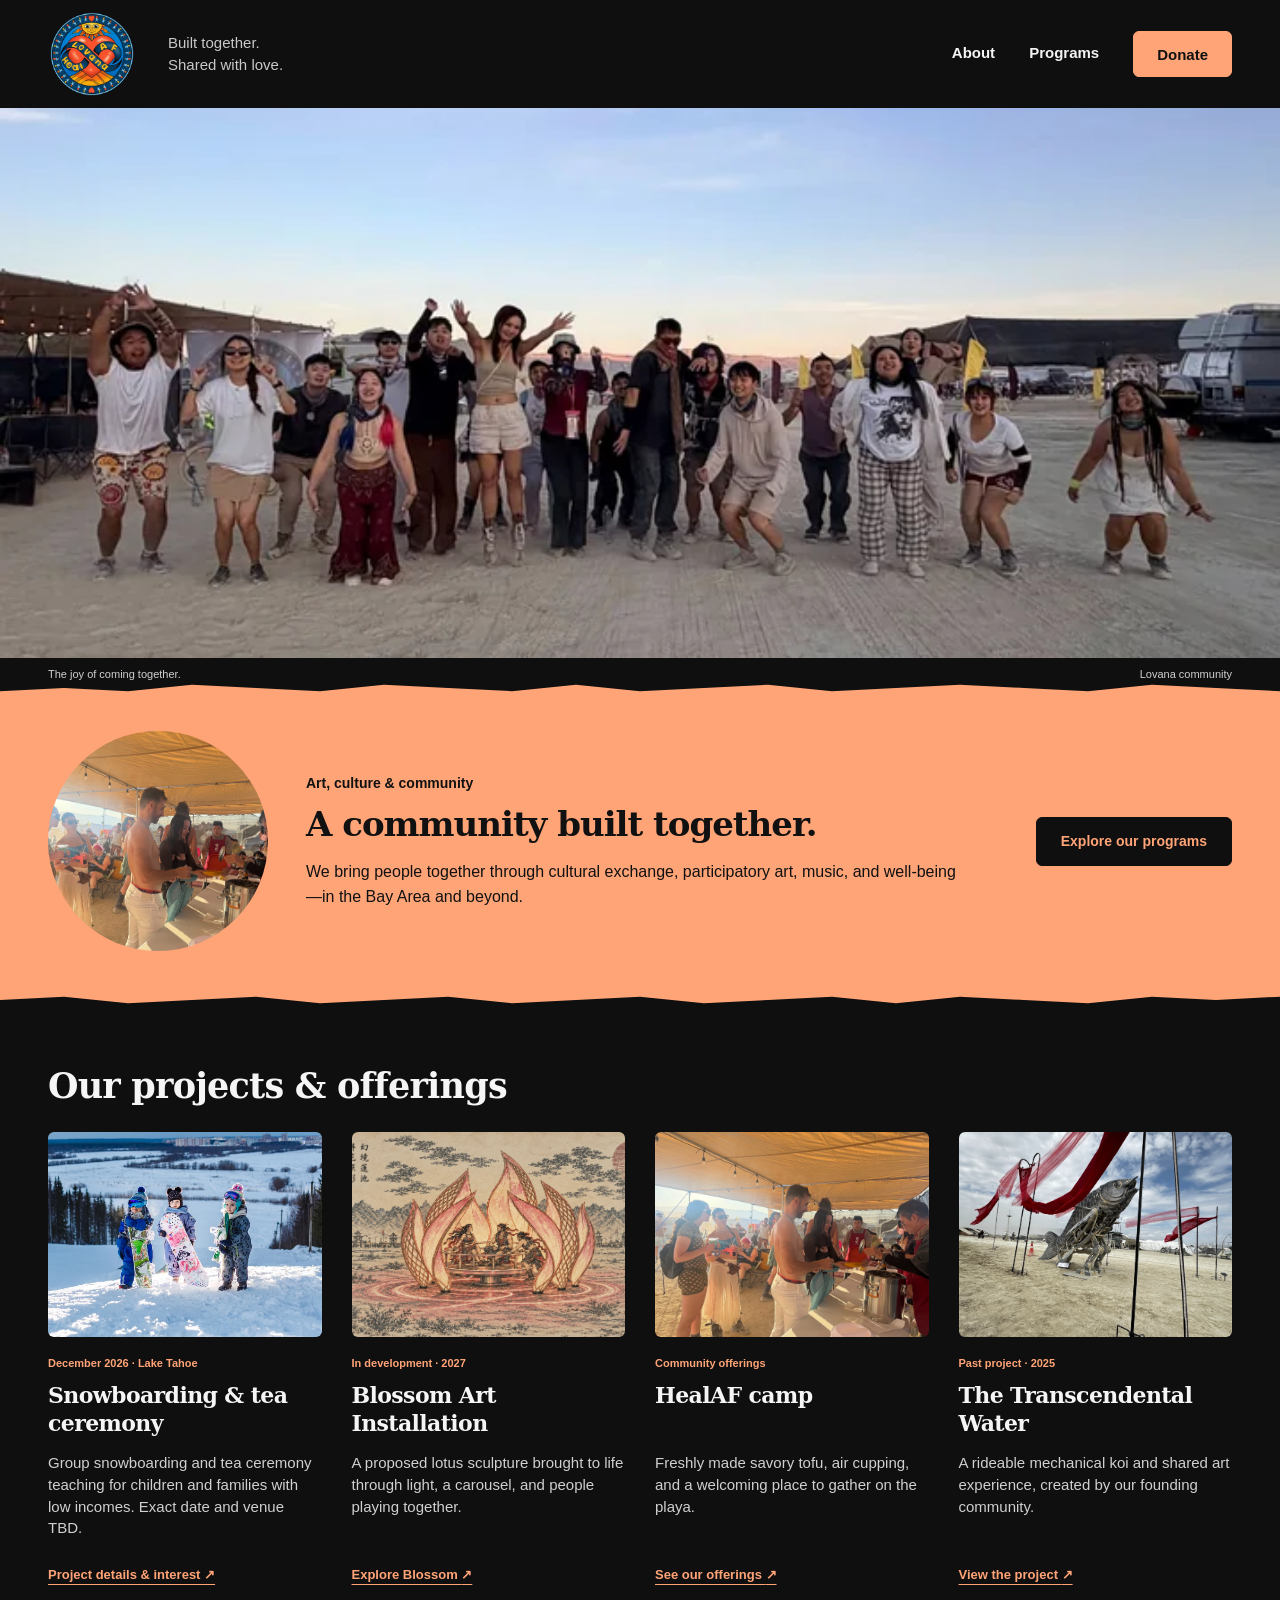
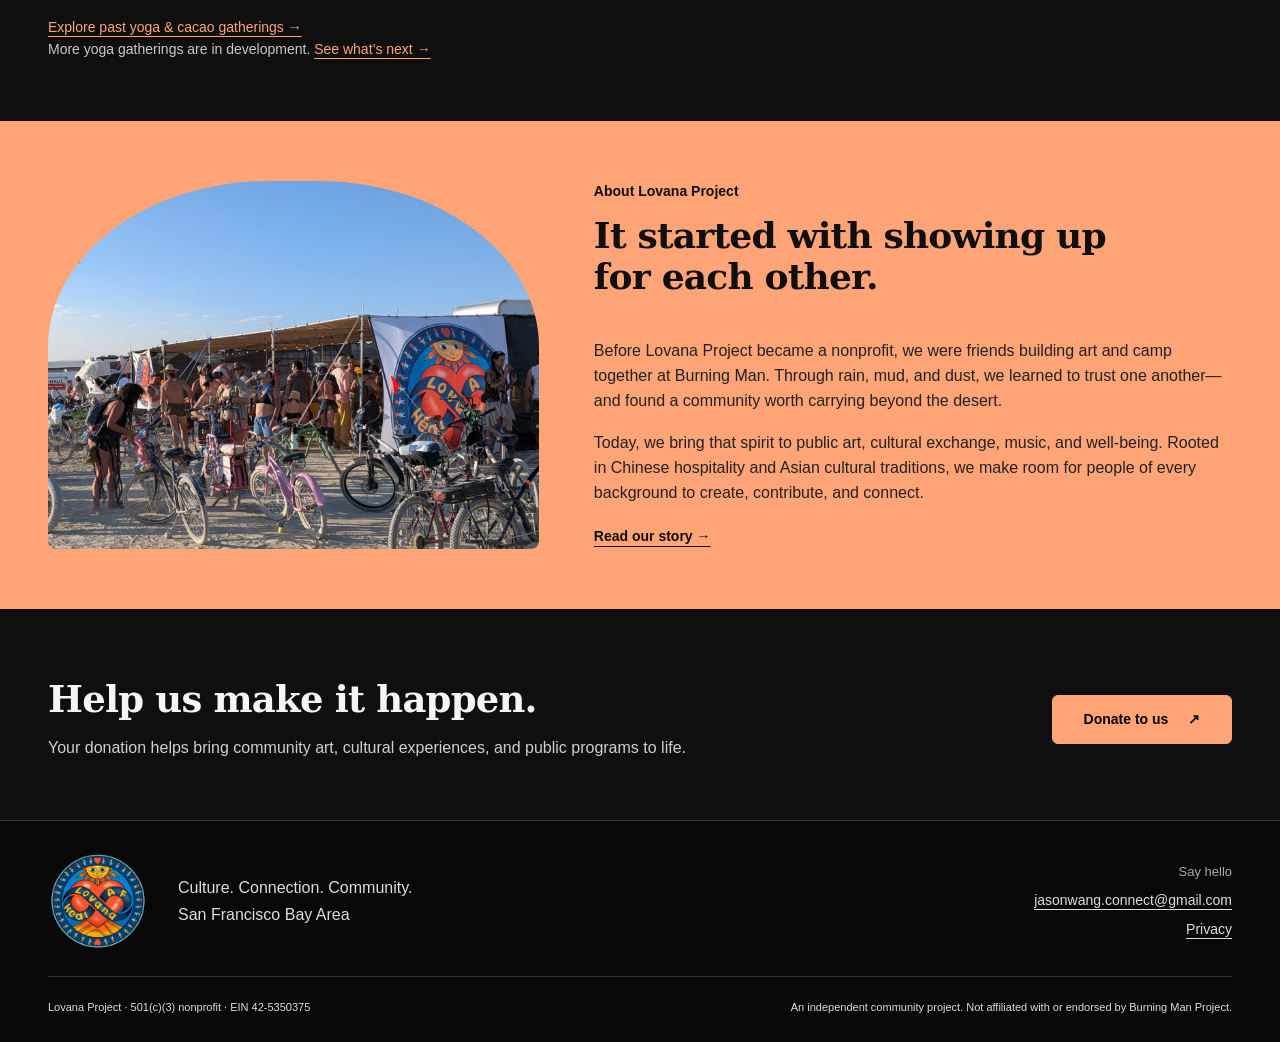
<file: index.html>
<!doctype html>
<html lang="en"><head><meta charset="utf-8"><meta name="viewport" content="width=device-width, initial-scale=1"><meta name="description" content="Lovana Project brings people together through Asian culture, participatory art, music, and well-being."><meta name="theme-color" content="#111111"><title>Lovana Project — Art, culture &amp; community</title><link rel="stylesheet" href="assets/style.css?v=circle-logo-blossom-2"><script src="assets/site.js" defer></script></head><body class="home-layout"><a class="skip" href="#main">Skip to content</a><header class="movement-header simple-header"><div class="wrap brand-row"><a class="wordmark" href="index.html" aria-label="Lovana Project home"><img class="brand-logo" src="assets/lovana-circle-logo.webp" width="512" height="512" alt="Lovana Project and HealAF circle logo" decoding="async"></a><p class="brand-message">Built together.<br>Shared with love.</p><nav class="primary-nav" aria-label="Main navigation"><a href="about.html">About</a><a href="programs.html">Programs</a><a class="button nav-donate" href="donate.html">Donate</a></nav></div></header><main id="main">
<section class="home-hero" aria-labelledby="home-title"><figure class="hero-photo">
        <picture><source type="image/webp" srcset="assets/photos/lovana-community-720.webp 720w, assets/photos/lovana-community-1440.webp 1440w, assets/photos/lovana-community-2048.webp 2048w" sizes="(max-width: 720px) calc(100vw - 40px), (max-width: 1296px) calc(100vw - 96px), 1200px"><img src="assets/photos/lovana-community.jpg" width="1440" height="809" alt="The Lovana community jumps and raises their arms together outside camp at dusk." fetchpriority="high" decoding="async"></source></picture>
        <figcaption><span>The joy of coming together.</span><span>Lovana community</span></figcaption>
      </figure></section>
<section class="welcome-band"><div class="wrap welcome-inner"><figure class="ribbon-photo"><img src="assets/photos/healaf-tofu.jpg" width="1440" height="1080" alt="Freshly made savory tofu shared with camp visitors." loading="lazy" decoding="async"></figure><div><p class="ribbon-kicker">Art, culture &amp; community</p><h1 id="home-title">A community built together.</h1><p>We bring people together through cultural exchange, participatory art, music, and well-being—in the Bay Area and beyond.</p></div><a class="button dark" href="programs.html">Explore our programs</a></div></section>
<section class="wrap section" id="programs"><span id="transcendental-water" class="anchor-alias"></span><div class="heading-row"><h2>Our projects &amp; offerings</h2></div><div class="story-cards"><article><a class="project-card" href="programs.html#snowboarding"><img src="assets/photos/tahoe-snowboarding-group.webp" width="1200" height="800" alt="Illustrative photo of three children together on a snowy slope, holding their snowboards." loading="lazy" decoding="async"><span class="tag">December 2026 · Lake Tahoe</span><h3>Snowboarding &amp; tea ceremony</h3><p>Group snowboarding and tea ceremony teaching for children and families with low incomes. Exact date and venue TBD.</p><span class="card-cta">Project details & interest <span aria-hidden="true">↗</span></span></a></article>
<article><a class="project-card" href="blossom.html"><img src="assets/photos/blossom-panorama.jpg" width="1600" height="914" alt="Concept illustration of Blossom’s glowing lotus and human-powered carousel." loading="lazy" decoding="async"><span class="tag">In development · 2027</span><h3>Blossom Art Installation</h3><p>A proposed lotus sculpture brought to life through light, a carousel, and people playing together.</p><span class="card-cta">Explore Blossom <span aria-hidden="true">↗</span></span></a></article>
<article><a class="project-card" href="programs.html#offerings"><img src="assets/photos/healaf-tofu.jpg" width="1440" height="1080" alt="Volunteers serve freshly made savory tofu to the Burning Man community." loading="lazy" decoding="async"><span class="tag">Community offerings</span><h3>HealAF camp</h3><p>Freshly made savory tofu, air cupping, and a welcoming place to gather on the playa.</p><span class="card-cta">See our offerings <span aria-hidden="true">↗</span></span></a></article>
<article><a class="project-card" href="programs.html#transcendental-water"><img src="assets/photos/transcendental-water-wide.jpg" width="1440" height="1079" alt="The Transcendental Water mechanical koi surrounded by flowing red ribbons." loading="lazy" decoding="async"><span class="tag">Past project · 2025</span><h3>The Transcendental Water</h3><p>A rideable mechanical koi and shared art experience, created by our founding community.</p><span class="card-cta">View the project <span aria-hidden="true">↗</span></span></a></article></div><p class="programs-followup"><a href="programs.html#past-gatherings">Explore past yoga &amp; cacao gatherings →</a><br>More yoga gatherings are in development. <a href="programs.html#underway">See what’s next →</a></p></section>
<section class="about-band section" id="about"><div class="wrap about-inner"><figure class="community-cutout"><img src="assets/photos/healaf-camp.jpg" width="1440" height="1080" alt="Visitors and bicycles outside HealAF camp." loading="lazy" decoding="async"></figure><div><p class="tag">About Lovana Project</p><h2>It started with showing up<br>for each other.</h2></div><div><p>Before Lovana Project became a nonprofit, we were friends building art and camp together at Burning Man. Through rain, mud, and dust, we learned to trust one another—and found a community worth carrying beyond the desert.</p><p>Today, we bring that spirit to public art, cultural exchange, music, and well-being. Rooted in Chinese hospitality and Asian cultural traditions, we make room for people of every background to create, contribute, and connect.</p><a class="text-link" href="about.html">Read our story →</a></div></div></section>
<section class="participate section" id="participate"><div class="wrap support-inner"><div><h2>Help us make it happen.</h2><p>Your donation helps bring community art, cultural experiences, and public programs to life.</p></div><a class="button" href="donate.html">Donate to us <span aria-hidden="true">↗</span></a></div></section>
</main>  <footer class="expanded-footer simple-footer"><div class="wrap simple-footer-top"><div class="footer-brand"><a class="wordmark" href="index.html" aria-label="Lovana Project home"><img class="brand-logo" src="assets/lovana-circle-logo.webp" width="512" height="512" alt="Lovana Project and HealAF circle logo" decoding="async"></a><p>Culture. Connection. Community.<br>San Francisco Bay Area</p></div><div class="footer-contact"><p>Say hello</p><a href="mailto:jasonwang.connect@gmail.com">jasonwang.connect@gmail.com</a><a href="privacy.html">Privacy</a></div></div><div class="wrap footer-legal"><p>Lovana Project · 501(c)(3) nonprofit<span class="ein-slot"> · EIN 42-5350375</span></p><p>An independent community project. Not affiliated with or endorsed by Burning Man Project.</p></div></footer></body></html>
</file>
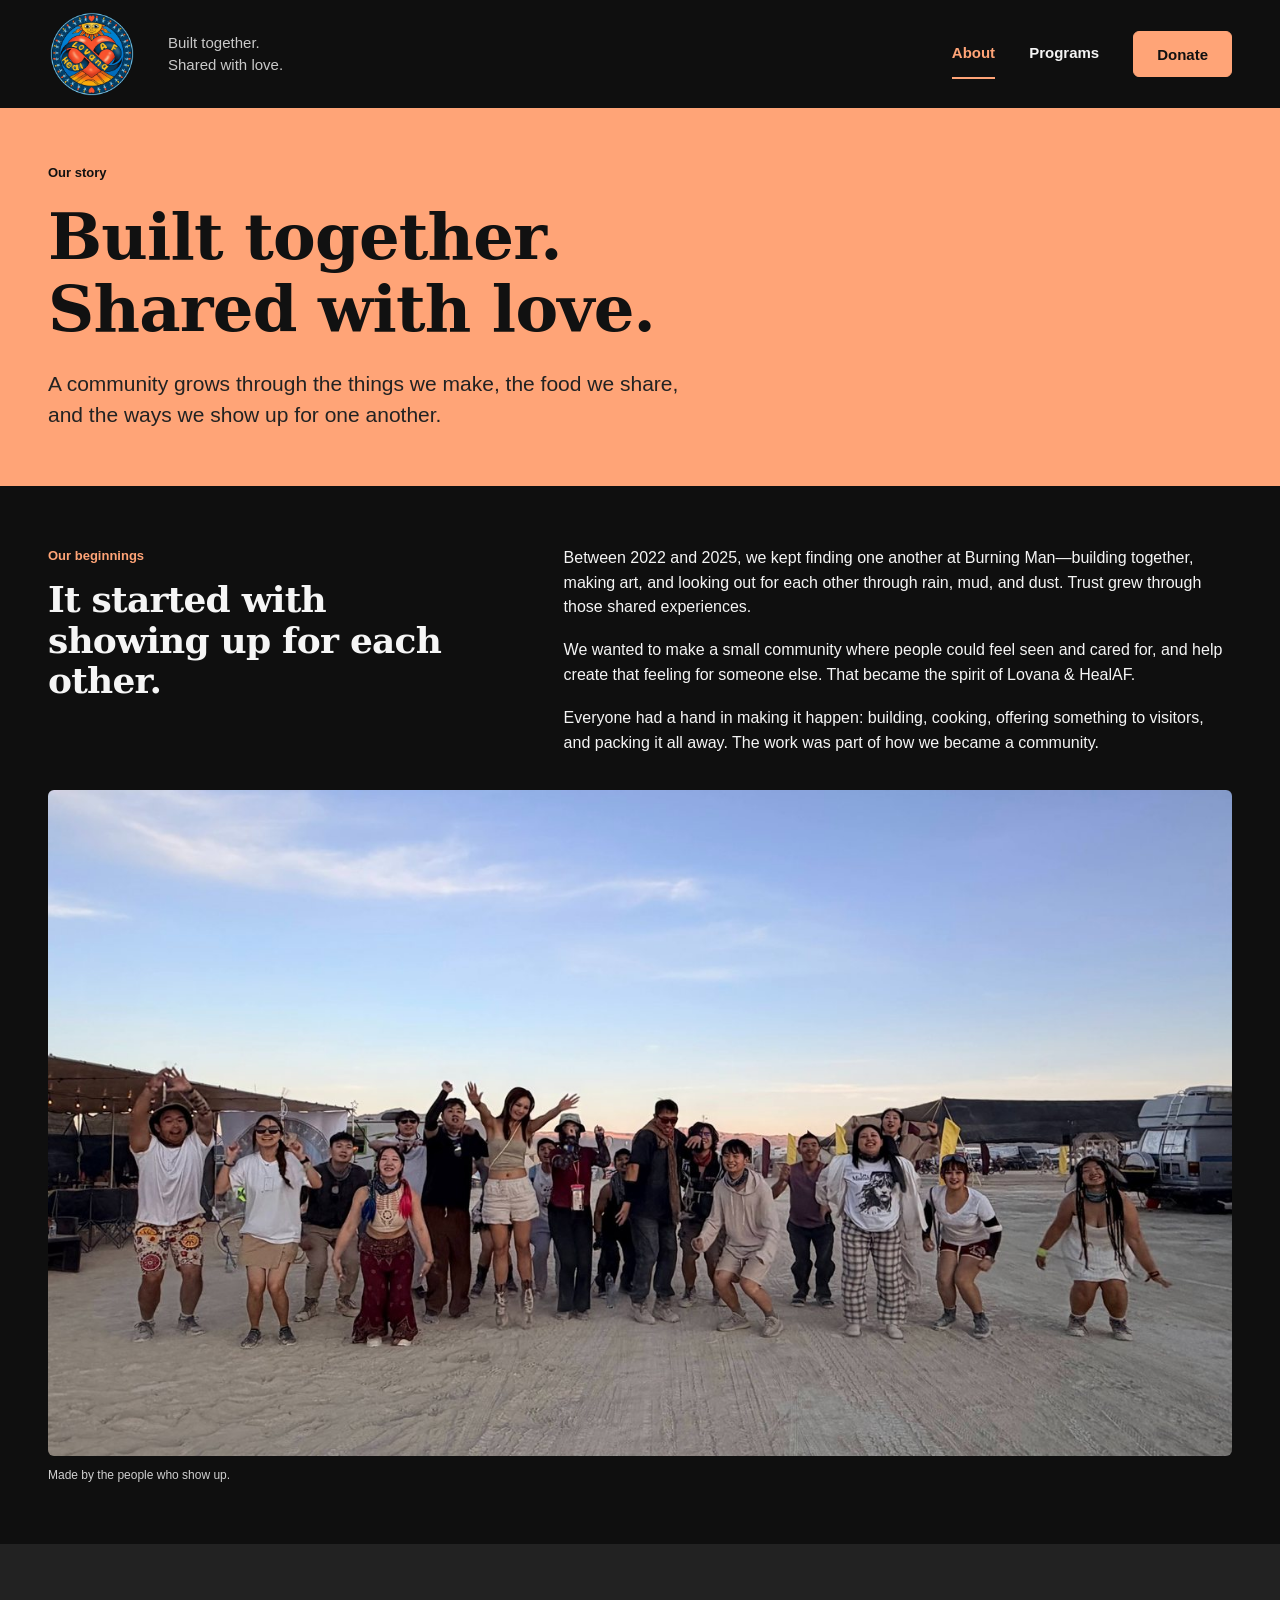
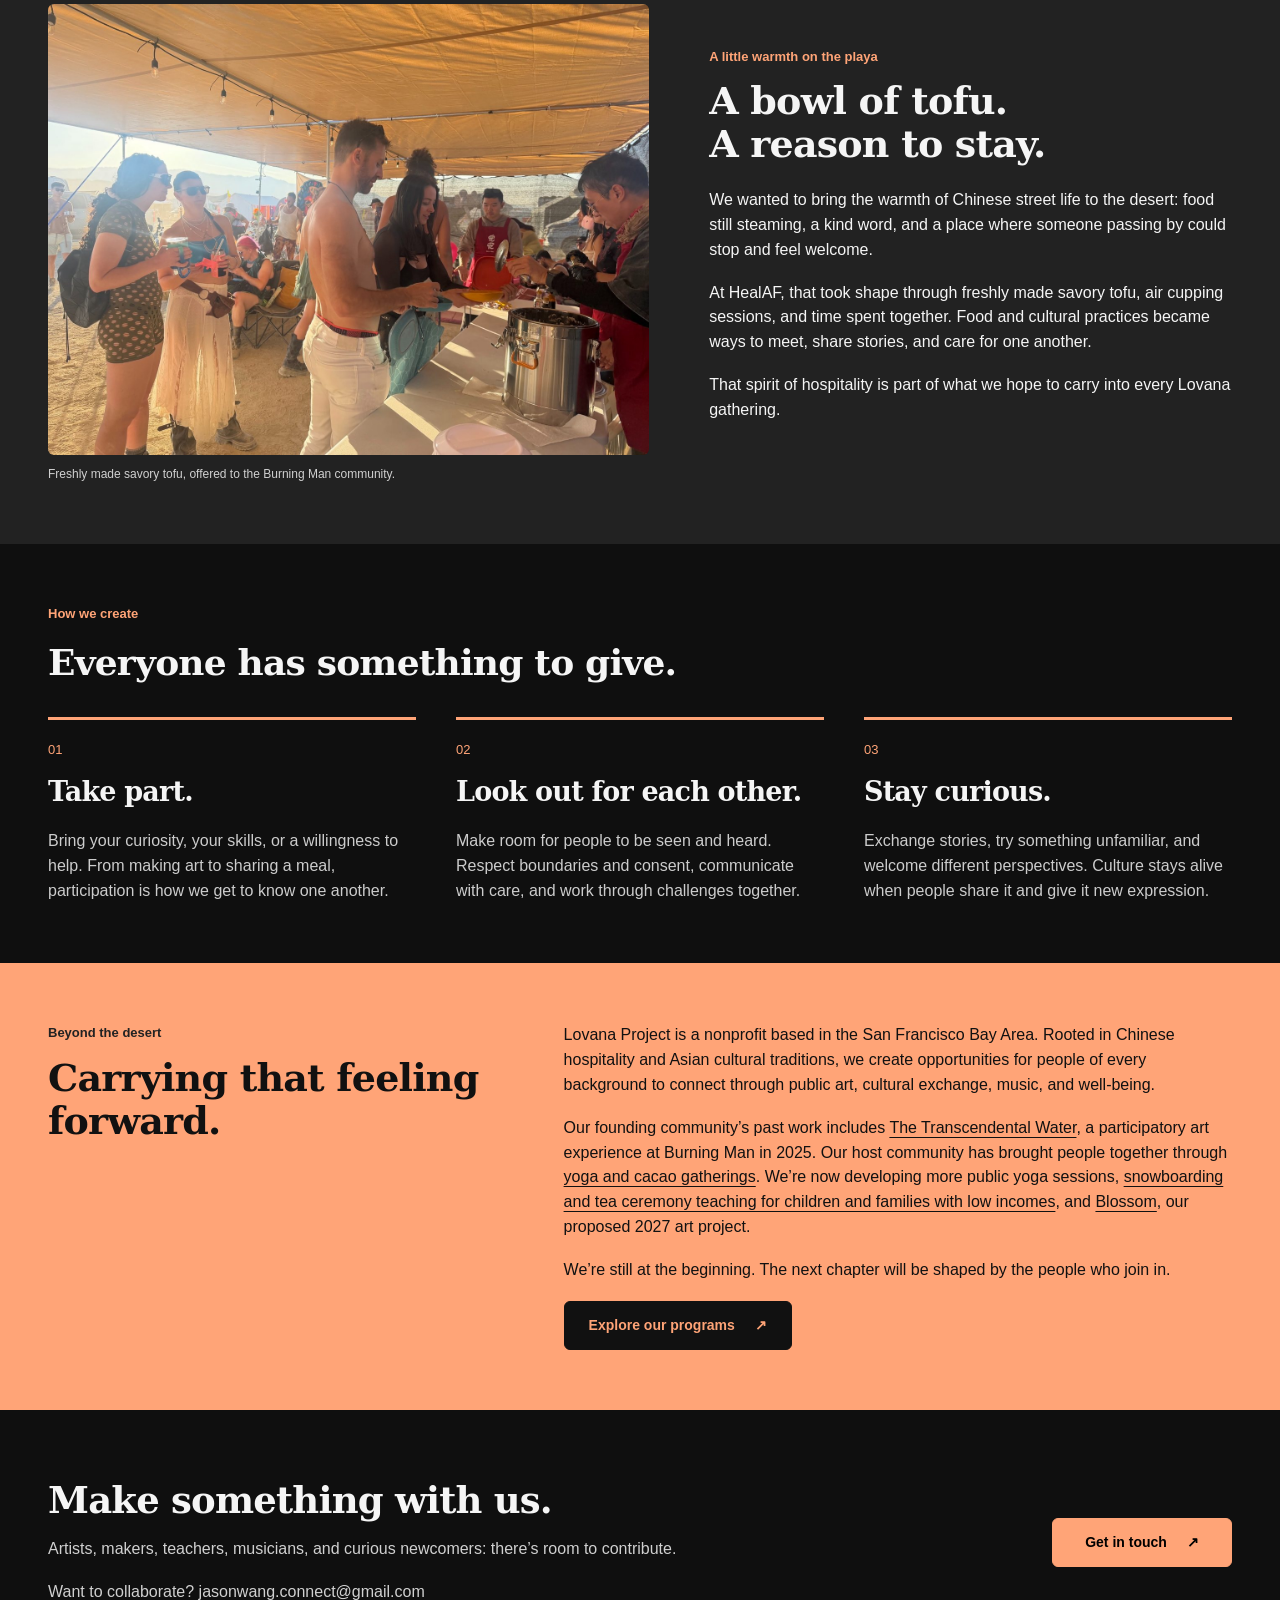
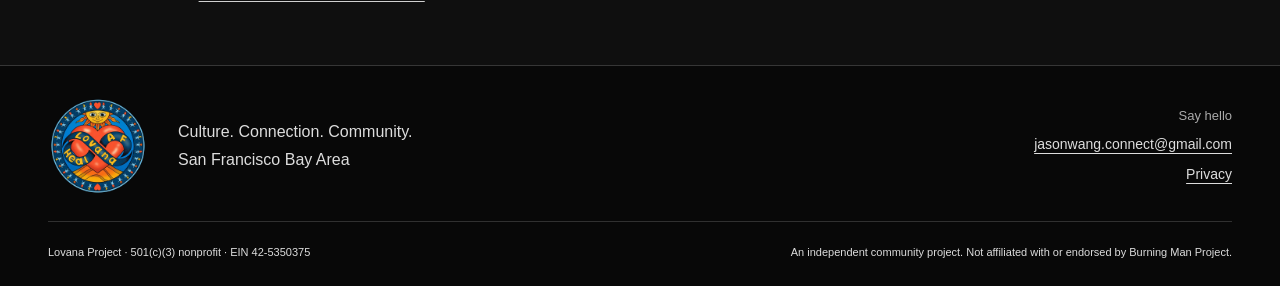
<file: about.html>
<!doctype html>
<html lang="en"><head><meta charset="utf-8"><meta name="viewport" content="width=device-width, initial-scale=1"><meta name="description" content="The story of Lovana Project: friendships formed through building, gifting, and caring for one another, growing into public art and cultural connection."><meta name="theme-color" content="#111111"><title>About us — Lovana Project</title><link rel="stylesheet" href="assets/style.css?v=circle-logo-blossom-2"><script src="assets/site.js" defer></script></head>
<body class="about-layout"><a class="skip" href="#main">Skip to content</a><header class="movement-header simple-header"><div class="wrap brand-row"><a class="wordmark" href="index.html" aria-label="Lovana Project home"><img class="brand-logo" src="assets/lovana-circle-logo.webp" width="512" height="512" alt="Lovana Project and HealAF circle logo" decoding="async"></a><p class="brand-message">Built together.<br>Shared with love.</p><nav class="primary-nav" aria-label="Main navigation"><a href="about.html" aria-current="page">About</a><a href="programs.html">Programs</a><a class="button nav-donate" href="donate.html">Donate</a></nav></div></header><main id="main">
<section class="about-masthead section"><div class="wrap"><p class="eyebrow">Our story</p><h1>Built together.<br>Shared with love.</h1><p class="intro">A community grows through the things we make, the food we share, and the ways we show up for one another.</p></div></section>
<section class="wrap section origin-story"><div><p class="tag">Our beginnings</p><h2>It started with showing up for each other.</h2></div><div class="story-copy"><p>Between 2022 and 2025, we kept finding one another at Burning Man—building together, making art, and looking out for each other through rain, mud, and dust. Trust grew through those shared experiences.</p><p>We wanted to make a small community where people could feel seen and cared for, and help create that feeling for someone else. That became the spirit of Lovana &amp; HealAF.</p><p>Everyone had a hand in making it happen: building, cooking, offering something to visitors, and packing it all away. The work was part of how we became a community.</p></div><figure class="story-wide"><img src="assets/photos/lovana-community.jpg" width="1440" height="809" alt="The Lovana community jumps together outside camp at dusk." decoding="async"><figcaption>Made by the people who show up.</figcaption></figure></section>
<section class="hospitality-story section"><div class="wrap hospitality-grid"><figure><img src="assets/photos/healaf-tofu.jpg" width="1440" height="1080" alt="HealAF volunteers serve freshly made savory tofu to visitors at Burning Man." loading="lazy" decoding="async"><figcaption>Freshly made savory tofu, offered to the Burning Man community.</figcaption></figure><div><p class="tag">A little warmth on the playa</p><h2>A bowl of tofu.<br>A reason to stay.</h2><p>We wanted to bring the warmth of Chinese street life to the desert: food still steaming, a kind word, and a place where someone passing by could stop and feel welcome.</p><p>At HealAF, that took shape through freshly made savory tofu, air cupping sessions, and time spent together. Food and cultural practices became ways to meet, share stories, and care for one another.</p><p>That spirit of hospitality is part of what we hope to carry into every Lovana gathering.</p></div></div></section>
<section class="wrap section" id="how-we-create"><div class="values-heading"><p class="eyebrow">How we create</p><h2>Everyone has something to give.</h2></div><div class="story-values"><article><span class="value-number" aria-hidden="true">01</span><h3>Take part.</h3><p>Bring your curiosity, your skills, or a willingness to help. From making art to sharing a meal, participation is how we get to know one another.</p></article><article><span class="value-number" aria-hidden="true">02</span><h3>Look out for each other.</h3><p>Make room for people to be seen and heard. Respect boundaries and consent, communicate with care, and work through challenges together.</p></article><article><span class="value-number" aria-hidden="true">03</span><h3>Stay curious.</h3><p>Exchange stories, try something unfamiliar, and welcome different perspectives. Culture stays alive when people share it and give it new expression.</p></article></div></section>
<section class="next-chapter section"><div class="wrap next-chapter-grid"><div><p class="tag">Beyond the desert</p><h2>Carrying that feeling forward.</h2></div><div><p>Lovana Project is a nonprofit based in the San Francisco Bay Area. Rooted in Chinese hospitality and Asian cultural traditions, we create opportunities for people of every background to connect through public art, cultural exchange, music, and well-being.</p><p>Our founding community’s past work includes <a href="programs.html#transcendental-water">The Transcendental Water</a>, a participatory art experience at Burning Man in 2025. Our host community has brought people together through <a href="programs.html#past-gatherings">yoga and cacao gatherings</a>. We’re now developing more public yoga sessions, <a href="programs.html#snowboarding">snowboarding and tea ceremony teaching for children and families with low incomes</a>, and <a href="blossom.html">Blossom</a>, our proposed 2027 art project.</p><p>We’re still at the beginning. The next chapter will be shaped by the people who join in.</p><a class="button dark" href="programs.html">Explore our programs <span aria-hidden="true">↗</span></a></div></div></section>
<section class="participate section"><div class="wrap support-inner"><div><h2>Make something with us.</h2><p>Artists, makers, teachers, musicians, and curious newcomers: there’s room to contribute.</p><p class="contact-slot">Want to collaborate? <a href="mailto:jasonwang.connect@gmail.com">jasonwang.connect@gmail.com</a></p></div><a class="button" href="mailto:jasonwang.connect@gmail.com">Get in touch <span aria-hidden="true">↗</span></a></div></section>
</main><footer class="expanded-footer simple-footer"><div class="wrap simple-footer-top"><div class="footer-brand"><a class="wordmark" href="index.html" aria-label="Lovana Project home"><img class="brand-logo" src="assets/lovana-circle-logo.webp" width="512" height="512" alt="Lovana Project and HealAF circle logo" decoding="async"></a><p>Culture. Connection. Community.<br>San Francisco Bay Area</p></div><div class="footer-contact"><p>Say hello</p><a href="mailto:jasonwang.connect@gmail.com">jasonwang.connect@gmail.com</a><a href="privacy.html">Privacy</a></div></div><div class="wrap footer-legal"><p>Lovana Project · 501(c)(3) nonprofit<span class="ein-slot"> · EIN 42-5350375</span></p><p>An independent community project. Not affiliated with or endorsed by Burning Man Project.</p></div></footer></body></html>
</file>
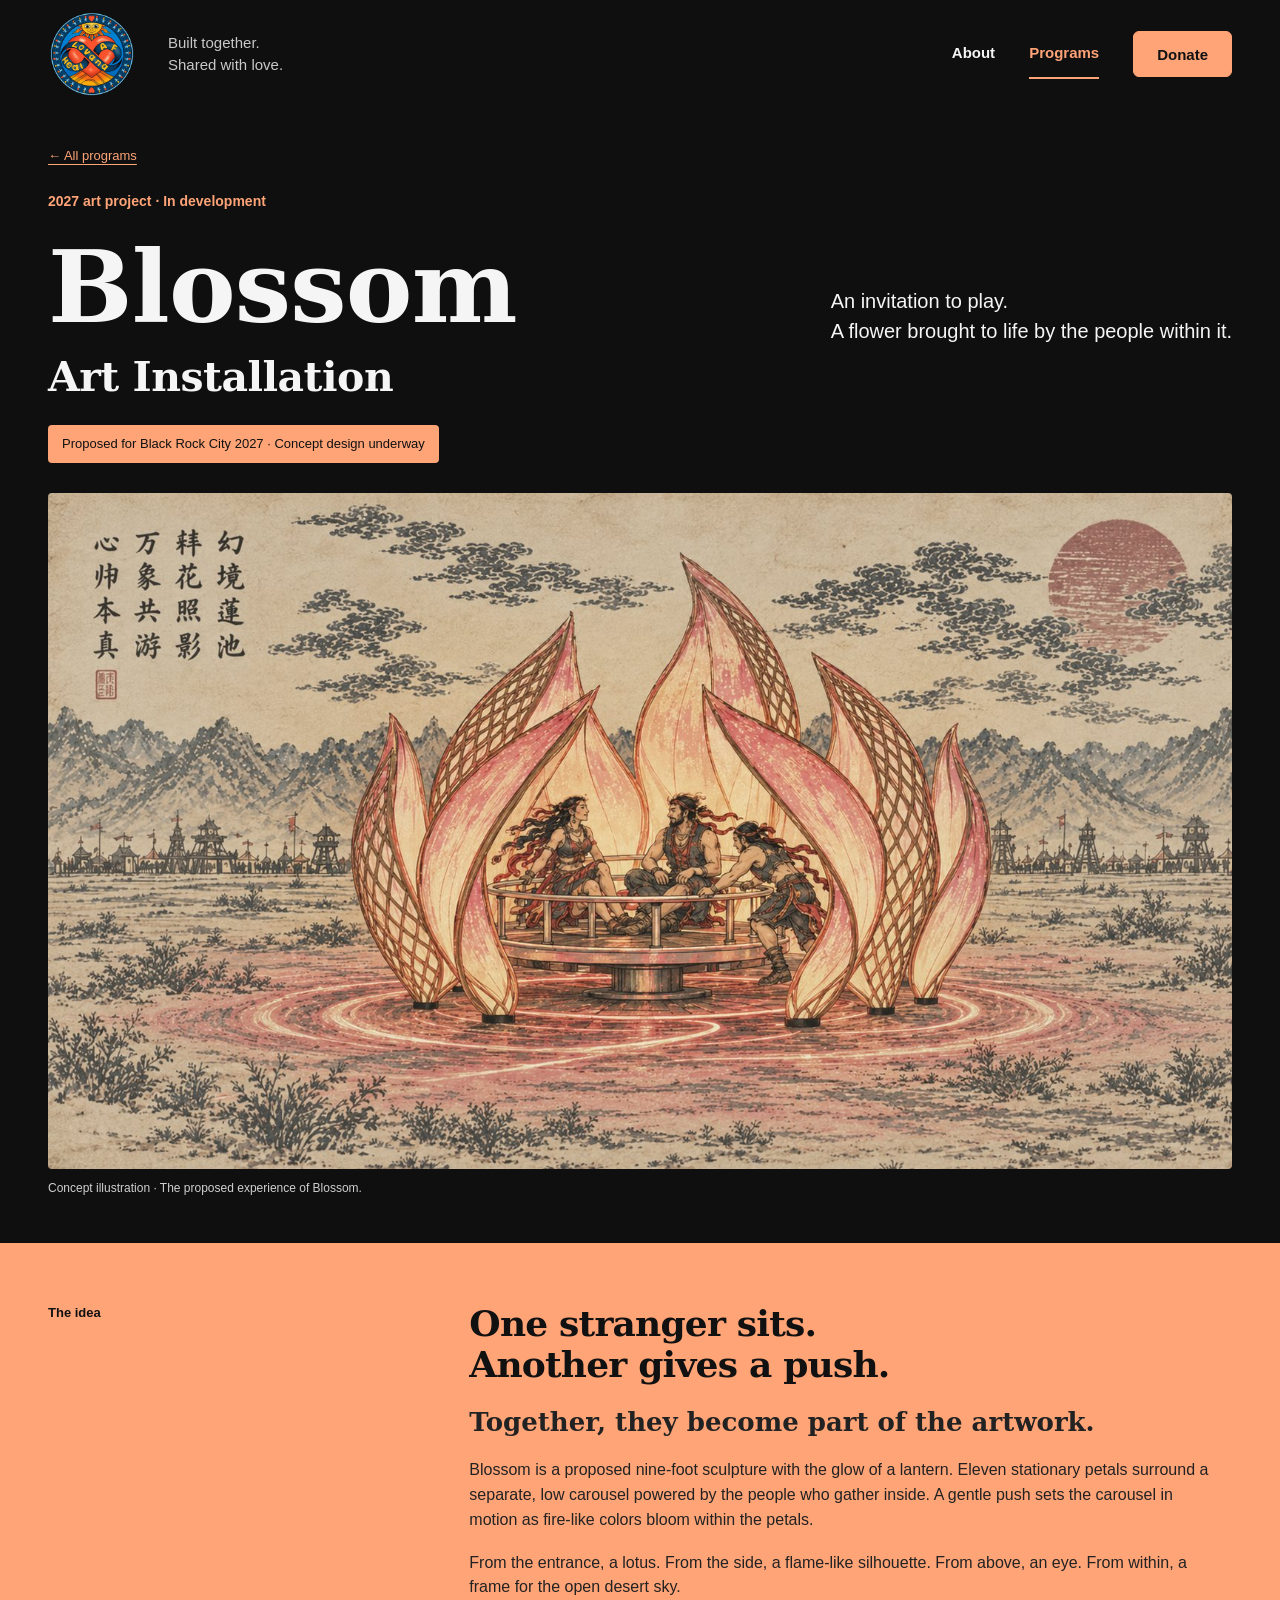
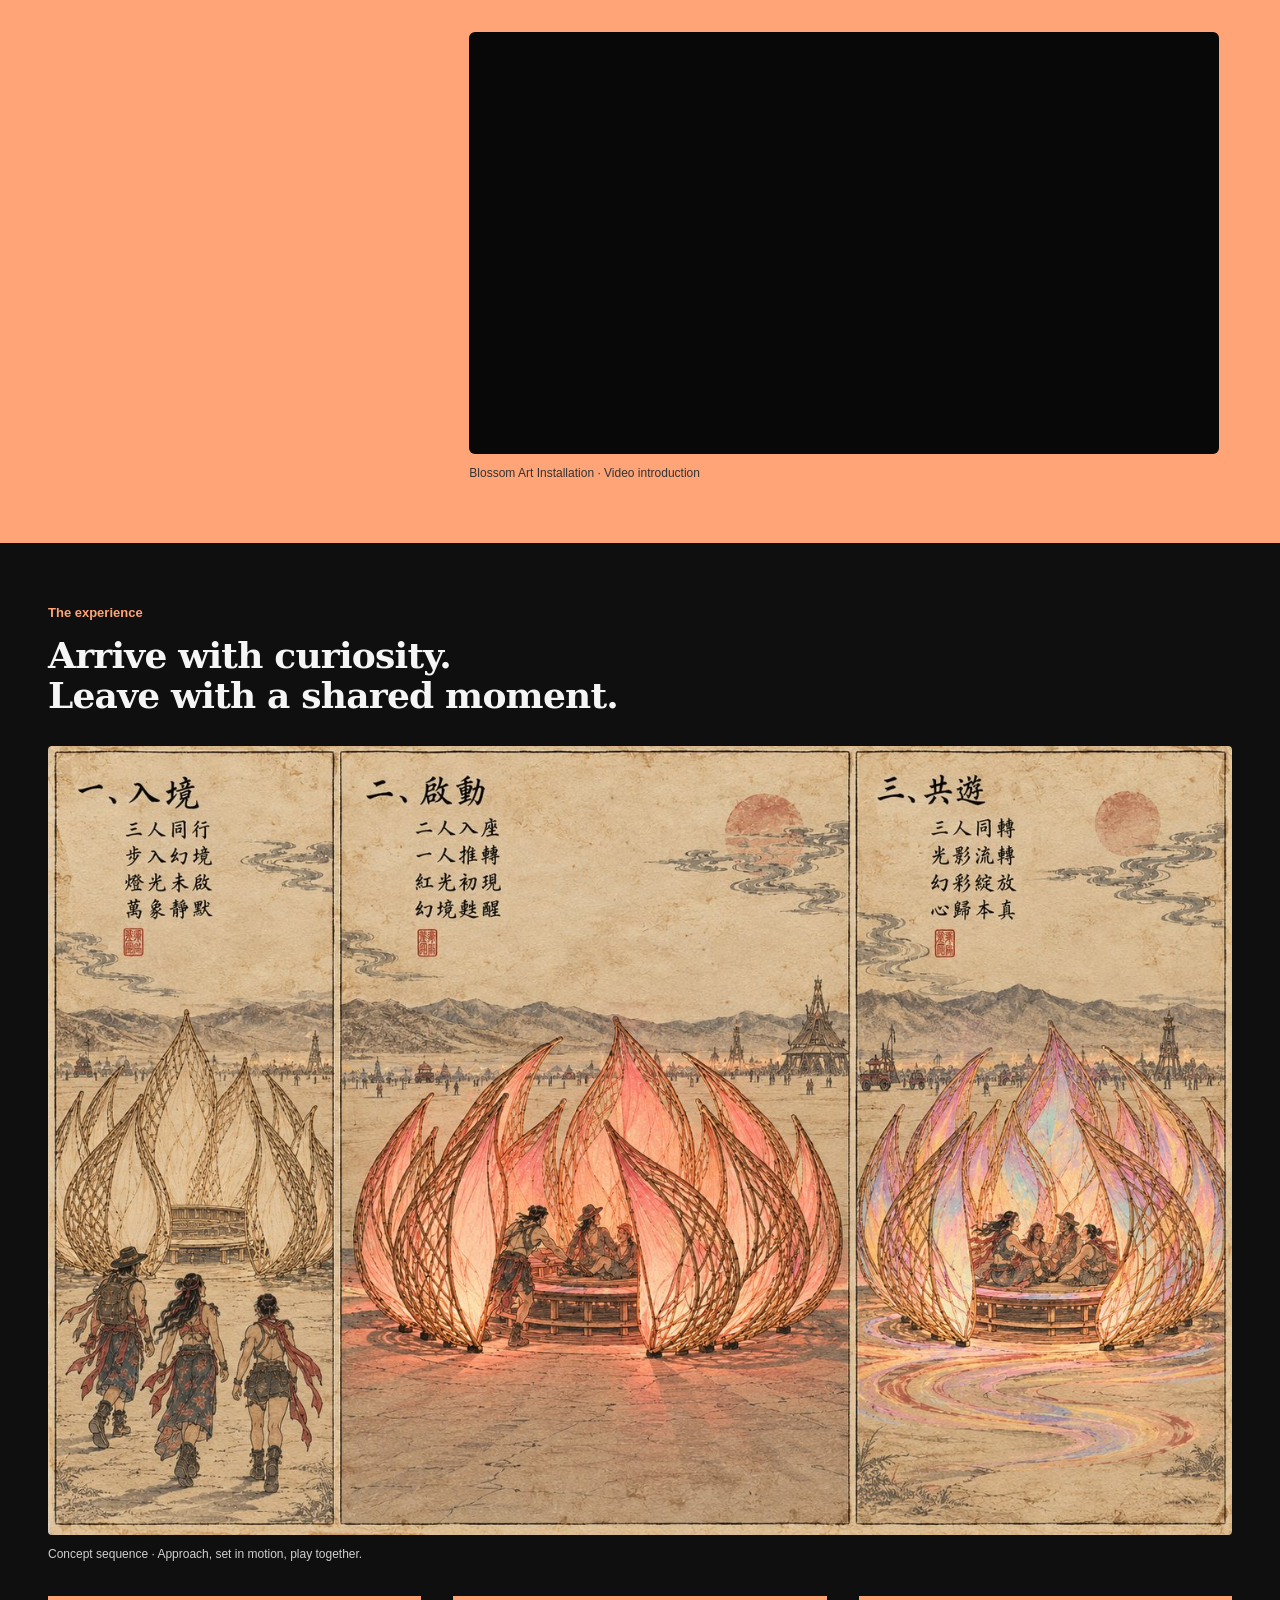
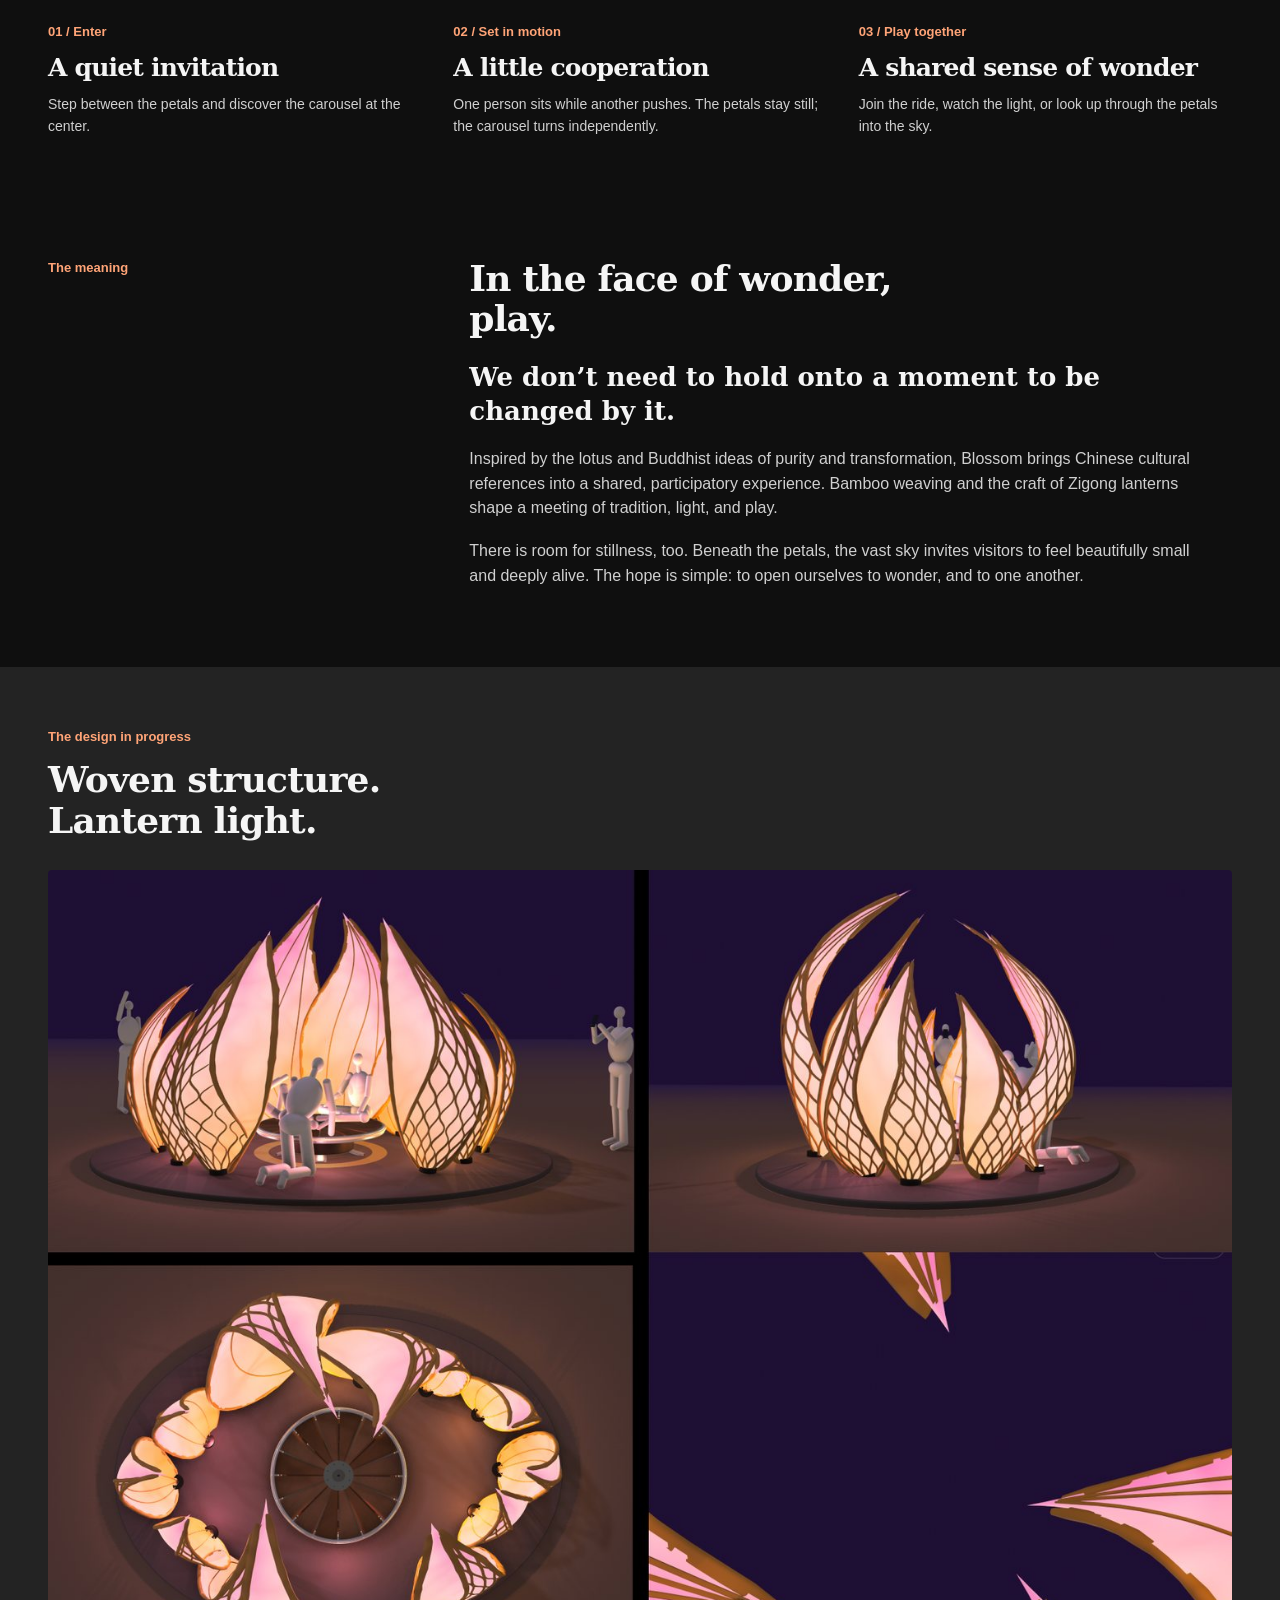
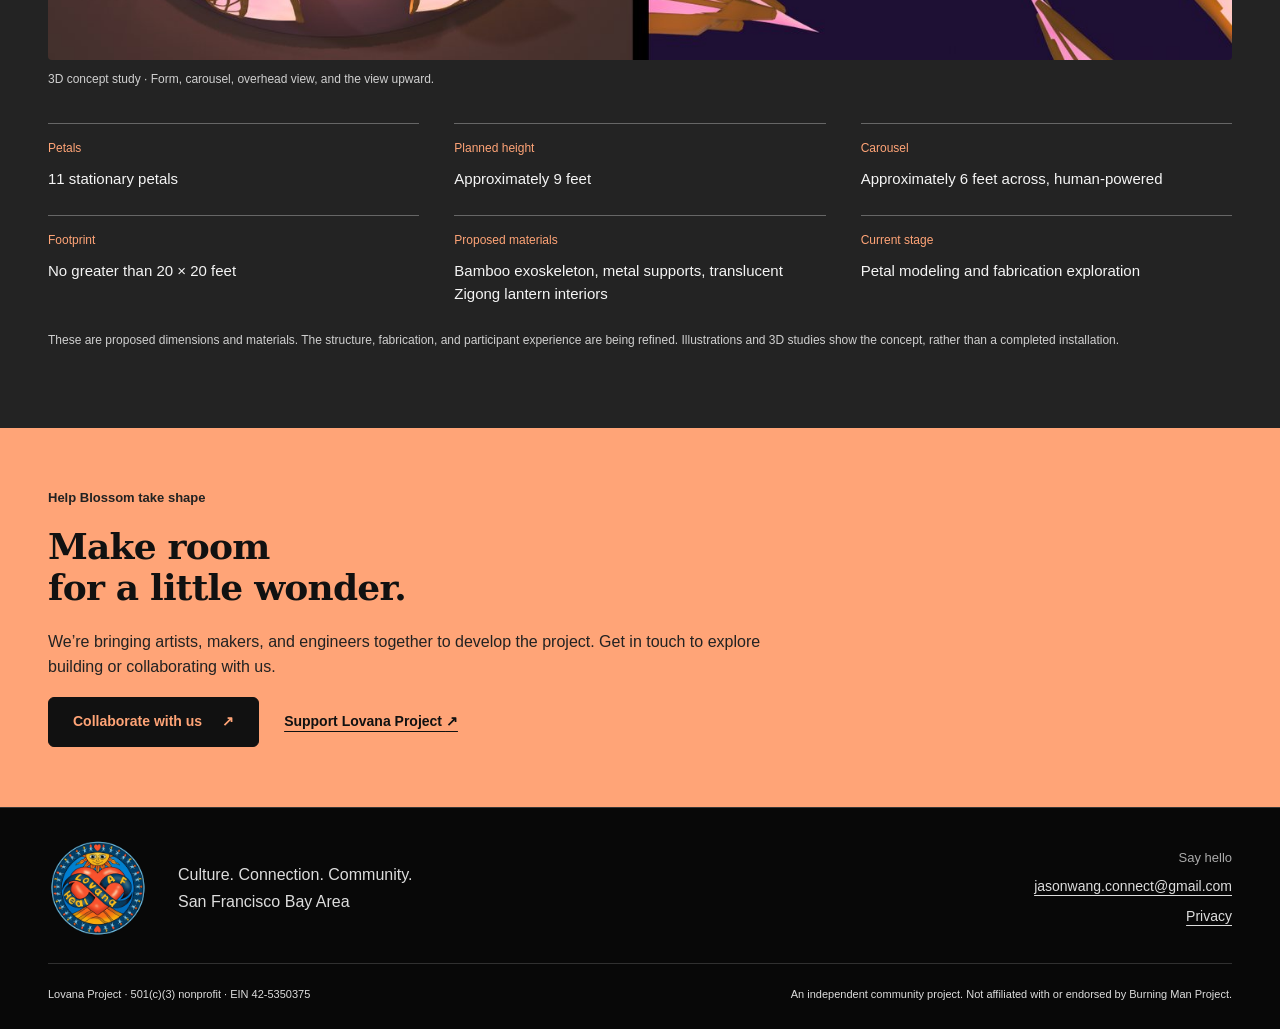
<file: blossom.html>
<!doctype html>
<html lang="en"><head><meta charset="utf-8"><meta name="viewport" content="width=device-width, initial-scale=1"><meta name="description" content="Blossom is a proposed participatory lotus sculpture for Black Rock City 2027, with eleven lantern-like petals and a human-powered carousel."><meta name="theme-color" content="#111111"><title>Blossom Art Installation · 2027 — Lovana Project</title><link rel="stylesheet" href="assets/style.css?v=circle-logo-blossom-2"><script src="assets/site.js" defer></script></head><body class="blossom-layout"><a class="skip" href="#main">Skip to content</a>
  <header class="movement-header simple-header"><div class="wrap brand-row"><a class="wordmark" href="index.html" aria-label="Lovana Project home"><img class="brand-logo" src="assets/lovana-circle-logo.webp" width="512" height="512" alt="Lovana Project and HealAF circle logo" decoding="async"></a><p class="brand-message">Built together.<br>Shared with love.</p><nav class="primary-nav" aria-label="Main navigation"><a href="about.html">About</a><a href="programs.html" class="current-section">Programs</a><a class="button nav-donate" href="donate.html">Donate</a></nav></div></header><main id="main">

<section class="wrap page-intro blossom-intro project-masthead"><a class="back-link" href="programs.html">← All programs</a><p class="eyebrow">2027 art project · In development</p><div class="blossom-title"><h1><em>Blossom</em><span class="installation-title">Art Installation</span></h1><p class="intro">An invitation to play.<br>A flower brought to life by the people within it.</p></div><p class="project-status">Proposed for Black Rock City 2027 · Concept design underway</p><figure class="blossom-hero"><img src="assets/photos/blossom-panorama.jpg" width="1600" height="914" alt="Woodblock-inspired concept illustration of people riding a carousel inside glowing lotus petals beneath the desert sky." fetchpriority="high" decoding="async"><figcaption>Concept illustration · The proposed experience of Blossom.</figcaption></figure></section>
<section class="wrap section project-story"><p class="eyebrow">The idea</p><div><h2>One stranger sits.<br><em>Another gives a push.</em></h2><p class="large-copy">Together, they become part of the artwork.</p><p>Blossom is a proposed nine-foot sculpture with the glow of a lantern. Eleven stationary petals surround a separate, low carousel powered by the people who gather inside. A gentle push sets the carousel in motion as fire-like colors bloom within the petals.</p><p>From the entrance, a lotus. From the side, a flame-like silhouette. From above, an eye. From within, a frame for the open desert sky.</p><figure class="blossom-video"><div class="video-frame"><iframe src="https://www.youtube-nocookie.com/embed/qDd7fC2k0c4" title="Blossom Art Installation — video introduction" width="560" height="315" loading="lazy" allow="accelerometer; autoplay; clipboard-write; encrypted-media; gyroscope; picture-in-picture; web-share" referrerpolicy="strict-origin-when-cross-origin" allowfullscreen></iframe></div><figcaption>Blossom Art Installation · Video introduction</figcaption></figure></div></section>
<section class="blossom-journey section"><div class="wrap"><div class="section-heading"><p class="eyebrow">The experience</p><h2>Arrive with curiosity.<br><em>Leave with a shared moment.</em></h2></div><figure><img src="assets/photos/blossom-journey.jpg" width="1440" height="960" alt="Three concept scenes show visitors approaching Blossom, setting the carousel in motion, and riding together as the colors change." loading="lazy" decoding="async"><figcaption>Concept sequence · Approach, set in motion, play together.</figcaption></figure><ol class="journey-steps"><li><span class="tag">01 / Enter</span><h3>A quiet invitation</h3><p>Step between the petals and discover the carousel at the center.</p></li><li><span class="tag">02 / Set in motion</span><h3>A little cooperation</h3><p>One person sits while another pushes. The petals stay still; the carousel turns independently.</p></li><li><span class="tag">03 / Play together</span><h3>A shared sense of wonder</h3><p>Join the ride, watch the light, or look up through the petals into the sky.</p></li></ol></div></section>
<section class="wrap section project-story"><p class="eyebrow">The meaning</p><div><h2>In the face of wonder,<br><em>play.</em></h2><p class="large-copy">We don’t need to hold onto a moment to be changed by it.</p><p>Inspired by the lotus and Buddhist ideas of purity and transformation, Blossom brings Chinese cultural references into a shared, participatory experience. Bamboo weaving and the craft of Zigong lanterns shape a meeting of tradition, light, and play.</p><p>There is room for stillness, too. Beneath the petals, the vast sky invites visitors to feel beautifully small and deeply alive. The hope is simple: to open ourselves to wonder, and to one another.</p></div></section>
<section class="section design-section"><div class="wrap"><div class="section-heading"><p class="eyebrow">The design in progress</p><h2>Woven structure.<br><em>Lantern light.</em></h2></div><figure><img src="assets/photos/blossom-model.jpg" width="1440" height="960" alt="Four views of a 3D concept model show Blossom’s woven petals, separate carousel, overhead arrangement, and the sky framed from within." loading="lazy" decoding="async"><figcaption>3D concept study · Form, carousel, overhead view, and the view upward.</figcaption></figure><dl class="project-facts"><div><dt>Petals</dt><dd>11 stationary petals</dd></div><div><dt>Planned height</dt><dd>Approximately 9 feet</dd></div><div><dt>Carousel</dt><dd>Approximately 6 feet across, human-powered</dd></div><div><dt>Footprint</dt><dd>No greater than 20 × 20 feet</dd></div><div><dt>Proposed materials</dt><dd>Bamboo exoskeleton, metal supports, translucent Zigong lantern interiors</dd></div><div><dt>Current stage</dt><dd>Petal modeling and fabrication exploration</dd></div></dl><p class="fine">These are proposed dimensions and materials. The structure, fabrication, and participant experience are being refined. Illustrations and 3D studies show the concept, rather than a completed installation.</p></div></section>
<section class="participate section"><div class="wrap"><p class="eyebrow">Help Blossom take shape</p><h2>Make room<br><em>for a little wonder.</em></h2><p>We’re bringing artists, makers, and engineers together to develop the project. Get in touch to explore building or collaborating with us.</p><div class="project-actions"><a class="button light" href="mailto:jasonwang.connect@gmail.com?subject=Blossom%202027">Collaborate with us <span aria-hidden="true">↗</span></a><a class="text-link" href="donate.html">Support Lovana Project <span aria-hidden="true">↗</span></a></div></div></section>

</main>
  <footer class="expanded-footer simple-footer"><div class="wrap simple-footer-top"><div class="footer-brand"><a class="wordmark" href="index.html" aria-label="Lovana Project home"><img class="brand-logo" src="assets/lovana-circle-logo.webp" width="512" height="512" alt="Lovana Project and HealAF circle logo" decoding="async"></a><p>Culture. Connection. Community.<br>San Francisco Bay Area</p></div><div class="footer-contact"><p>Say hello</p><a href="mailto:jasonwang.connect@gmail.com">jasonwang.connect@gmail.com</a><a href="privacy.html">Privacy</a></div></div><div class="wrap footer-legal"><p>Lovana Project · 501(c)(3) nonprofit<span class="ein-slot"> · EIN 42-5350375</span></p><p>An independent community project. Not affiliated with or endorsed by Burning Man Project.</p></div></footer></body></html>
</file>
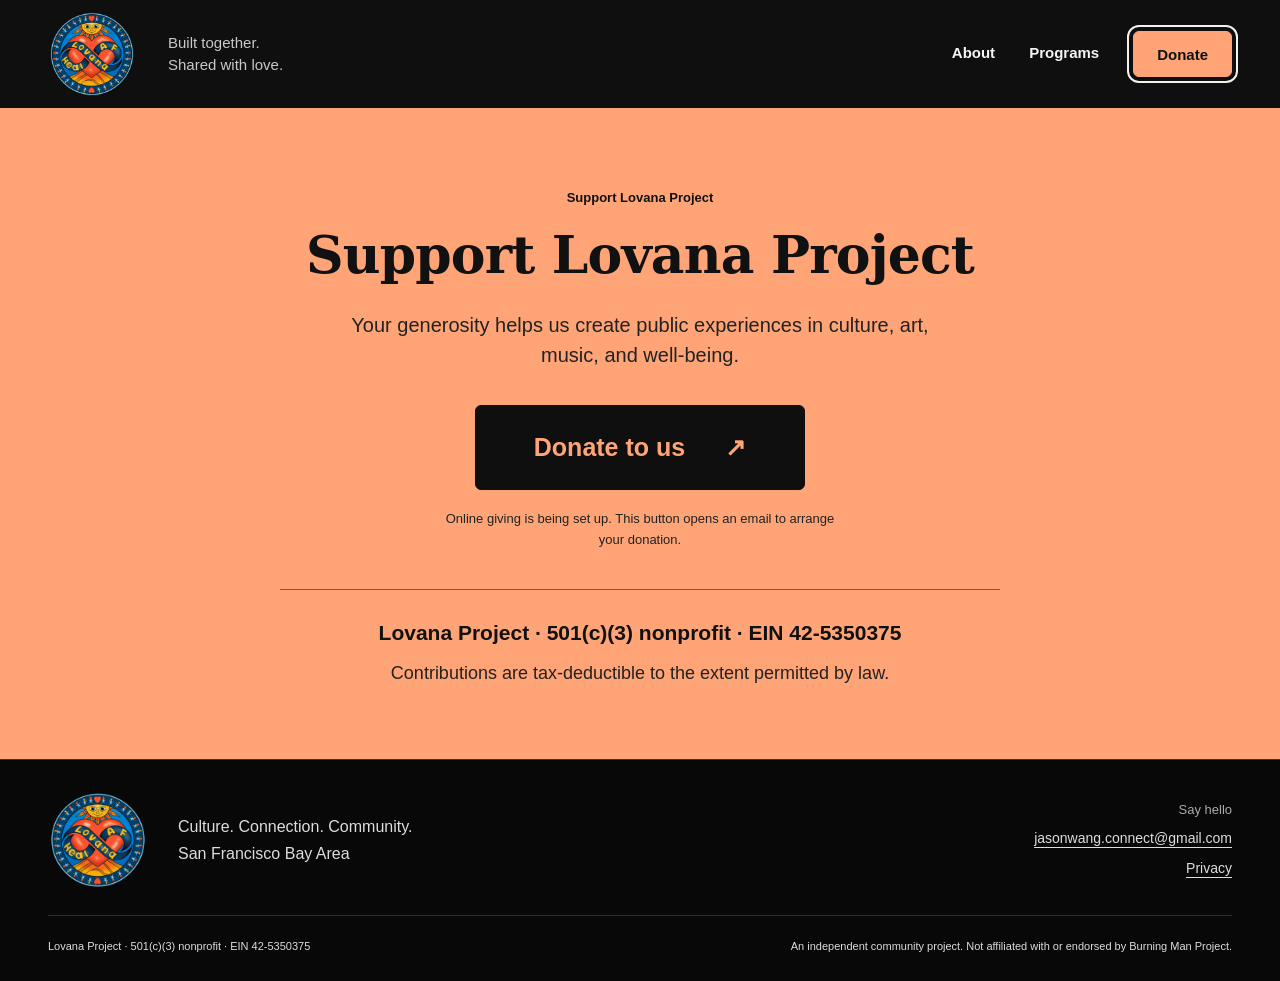
<file: donate.html>
<!doctype html>
<html lang="en"><head><meta charset="utf-8"><meta name="viewport" content="width=device-width, initial-scale=1"><meta name="description" content="Help Lovana Project bring people together through culture, art, music, and well-being."><meta name="theme-color" content="#111111"><title>Donate — Lovana Project</title><link rel="stylesheet" href="assets/style.css?v=circle-logo-blossom-2"><script src="assets/site.js" defer></script></head><body class="donate-layout"><a class="skip" href="#main">Skip to content</a>
<header class="movement-header simple-header"><div class="wrap brand-row"><a class="wordmark" href="index.html" aria-label="Lovana Project home"><img class="brand-logo" src="assets/lovana-circle-logo.webp" width="512" height="512" alt="Lovana Project and HealAF circle logo" decoding="async"></a><p class="brand-message">Built together.<br>Shared with love.</p><nav class="primary-nav" aria-label="Main navigation"><a href="about.html">About</a><a href="programs.html">Programs</a><a class="button nav-donate" href="donate.html" aria-current="page">Donate</a></nav></div></header><main id="main" class="wrap giving-simple giving-focus"><p class="eyebrow">Support Lovana Project</p><h1>Support Lovana Project</h1><p class="intro">Your generosity helps us create public experiences in culture, art, music, and well-being.</p>
<div id="giving-status"><a class="button donate-primary" href="mailto:jasonwang.connect@gmail.com?subject=I%27d%20like%20to%20donate%20to%20Lovana%20Project">Donate to us <span aria-hidden="true">↗</span></a><p class="giving-note">Online giving is being set up. This button opens an email to arrange your donation.</p></div>
<div class="donation-credentials"><p class="nonprofit-status">Lovana Project · 501(c)(3) nonprofit<span class="ein-slot"> · EIN 42-5350375</span></p><p>Contributions are tax-deductible to the extent permitted by law.</p></div></main>
<footer class="expanded-footer simple-footer"><div class="wrap simple-footer-top"><div class="footer-brand"><a class="wordmark" href="index.html" aria-label="Lovana Project home"><img class="brand-logo" src="assets/lovana-circle-logo.webp" width="512" height="512" alt="Lovana Project and HealAF circle logo" decoding="async"></a><p>Culture. Connection. Community.<br>San Francisco Bay Area</p></div><div class="footer-contact"><p>Say hello</p><a href="mailto:jasonwang.connect@gmail.com">jasonwang.connect@gmail.com</a><a href="privacy.html">Privacy</a></div></div><div class="wrap footer-legal"><p>Lovana Project · 501(c)(3) nonprofit<span class="ein-slot"> · EIN 42-5350375</span></p><p>An independent community project. Not affiliated with or endorsed by Burning Man Project.</p></div></footer></body></html>
</file>
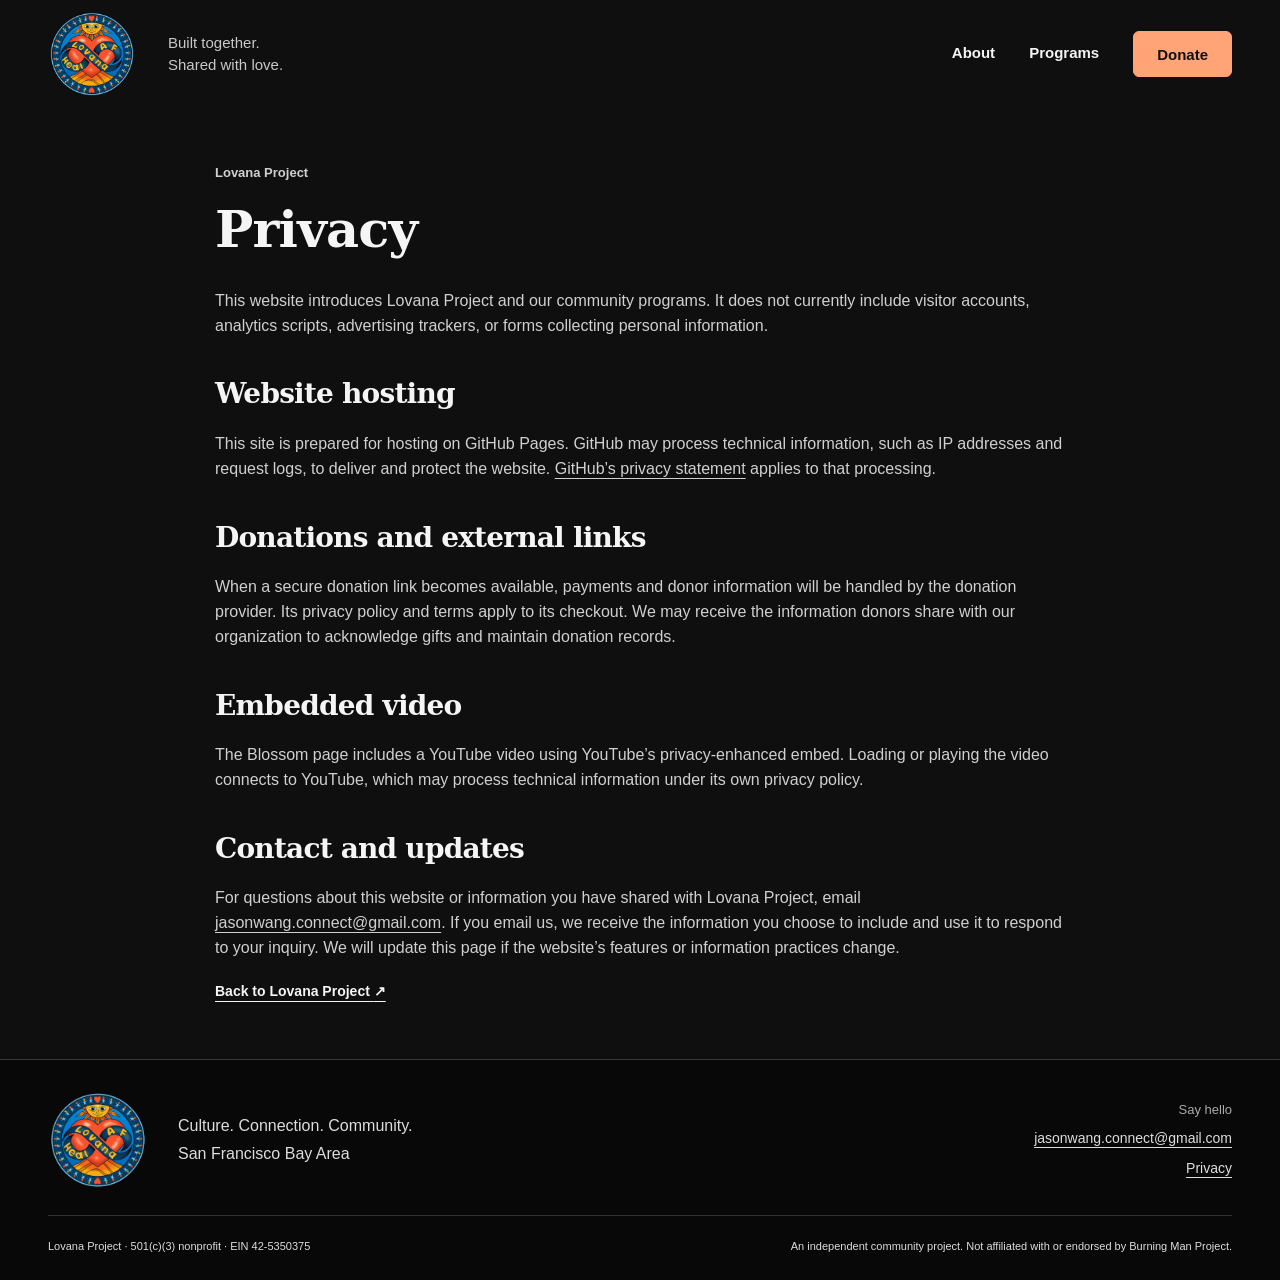
<file: privacy.html>
<!doctype html>
<html lang="en"><head><meta charset="utf-8"><meta name="viewport" content="width=device-width, initial-scale=1"><meta name="description" content="How Lovana Project handles information on this website."><title>Privacy — Lovana Project</title><link rel="stylesheet" href="assets/style.css?v=circle-logo-blossom-2"><script src="assets/site.js" defer></script></head>
<body class="privacy-layout"><a class="skip" href="#main">Skip to content</a><header class="movement-header simple-header"><div class="wrap brand-row"><a class="wordmark" href="index.html" aria-label="Lovana Project home"><img class="brand-logo" src="assets/lovana-circle-logo.webp" width="512" height="512" alt="Lovana Project and HealAF circle logo" decoding="async"></a><p class="brand-message">Built together.<br>Shared with love.</p><nav class="primary-nav" aria-label="Main navigation"><a href="about.html">About</a><a href="programs.html">Programs</a><a class="button nav-donate" href="donate.html">Donate</a></nav></div></header><main class="wrap prose section" id="main"><p class="eyebrow">Lovana Project</p><h1>Privacy</h1><p>This website introduces Lovana Project and our community programs. It does not currently include visitor accounts, analytics scripts, advertising trackers, or forms collecting personal information.</p><h2>Website hosting</h2><p>This site is prepared for hosting on GitHub Pages. GitHub may process technical information, such as IP addresses and request logs, to deliver and protect the website. <a href="https://docs.github.com/en/site-policy/privacy-policies/github-general-privacy-statement">GitHub’s privacy statement</a> applies to that processing.</p><h2>Donations and external links</h2><p>When a secure donation link becomes available, payments and donor information will be handled by the donation provider. Its privacy policy and terms apply to its checkout. We may receive the information donors share with our organization to acknowledge gifts and maintain donation records.</p><h2>Embedded video</h2><p>The Blossom page includes a YouTube video using YouTube’s privacy-enhanced embed. Loading or playing the video connects to YouTube, which may process technical information under its own privacy policy.</p><h2>Contact and updates</h2><p>For questions about this website or information you have shared with Lovana Project, email <a href="mailto:jasonwang.connect@gmail.com">jasonwang.connect@gmail.com</a>. If you email us, we receive the information you choose to include and use it to respond to your inquiry. We will update this page if the website’s features or information practices change.</p><a class="text-link" href="index.html">Back to Lovana Project <span aria-hidden="true">↗</span></a></main><footer class="expanded-footer simple-footer"><div class="wrap simple-footer-top"><div class="footer-brand"><a class="wordmark" href="index.html" aria-label="Lovana Project home"><img class="brand-logo" src="assets/lovana-circle-logo.webp" width="512" height="512" alt="Lovana Project and HealAF circle logo" decoding="async"></a><p>Culture. Connection. Community.<br>San Francisco Bay Area</p></div><div class="footer-contact"><p>Say hello</p><a href="mailto:jasonwang.connect@gmail.com">jasonwang.connect@gmail.com</a><a href="privacy.html">Privacy</a></div></div><div class="wrap footer-legal"><p>Lovana Project · 501(c)(3) nonprofit<span class="ein-slot"> · EIN 42-5350375</span></p><p>An independent community project. Not affiliated with or endorsed by Burning Man Project.</p></div></footer></body></html>
</file>
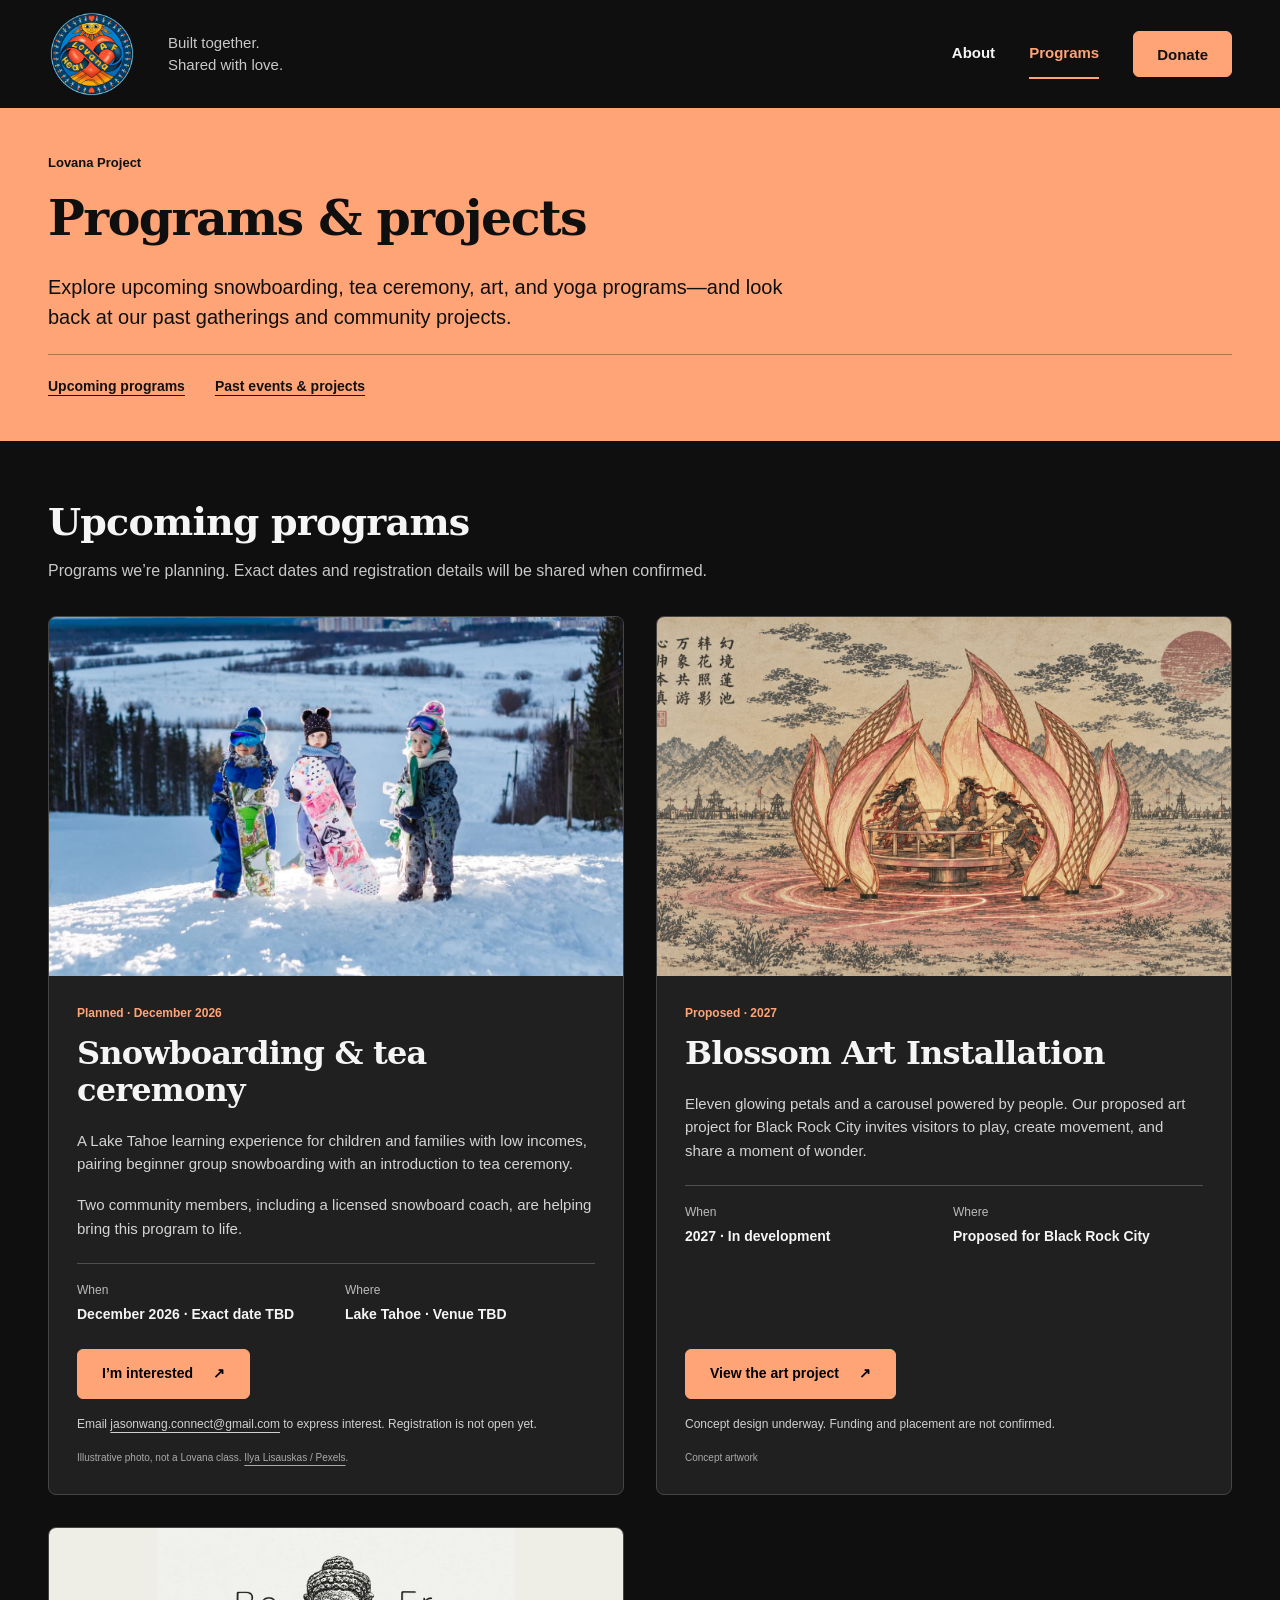
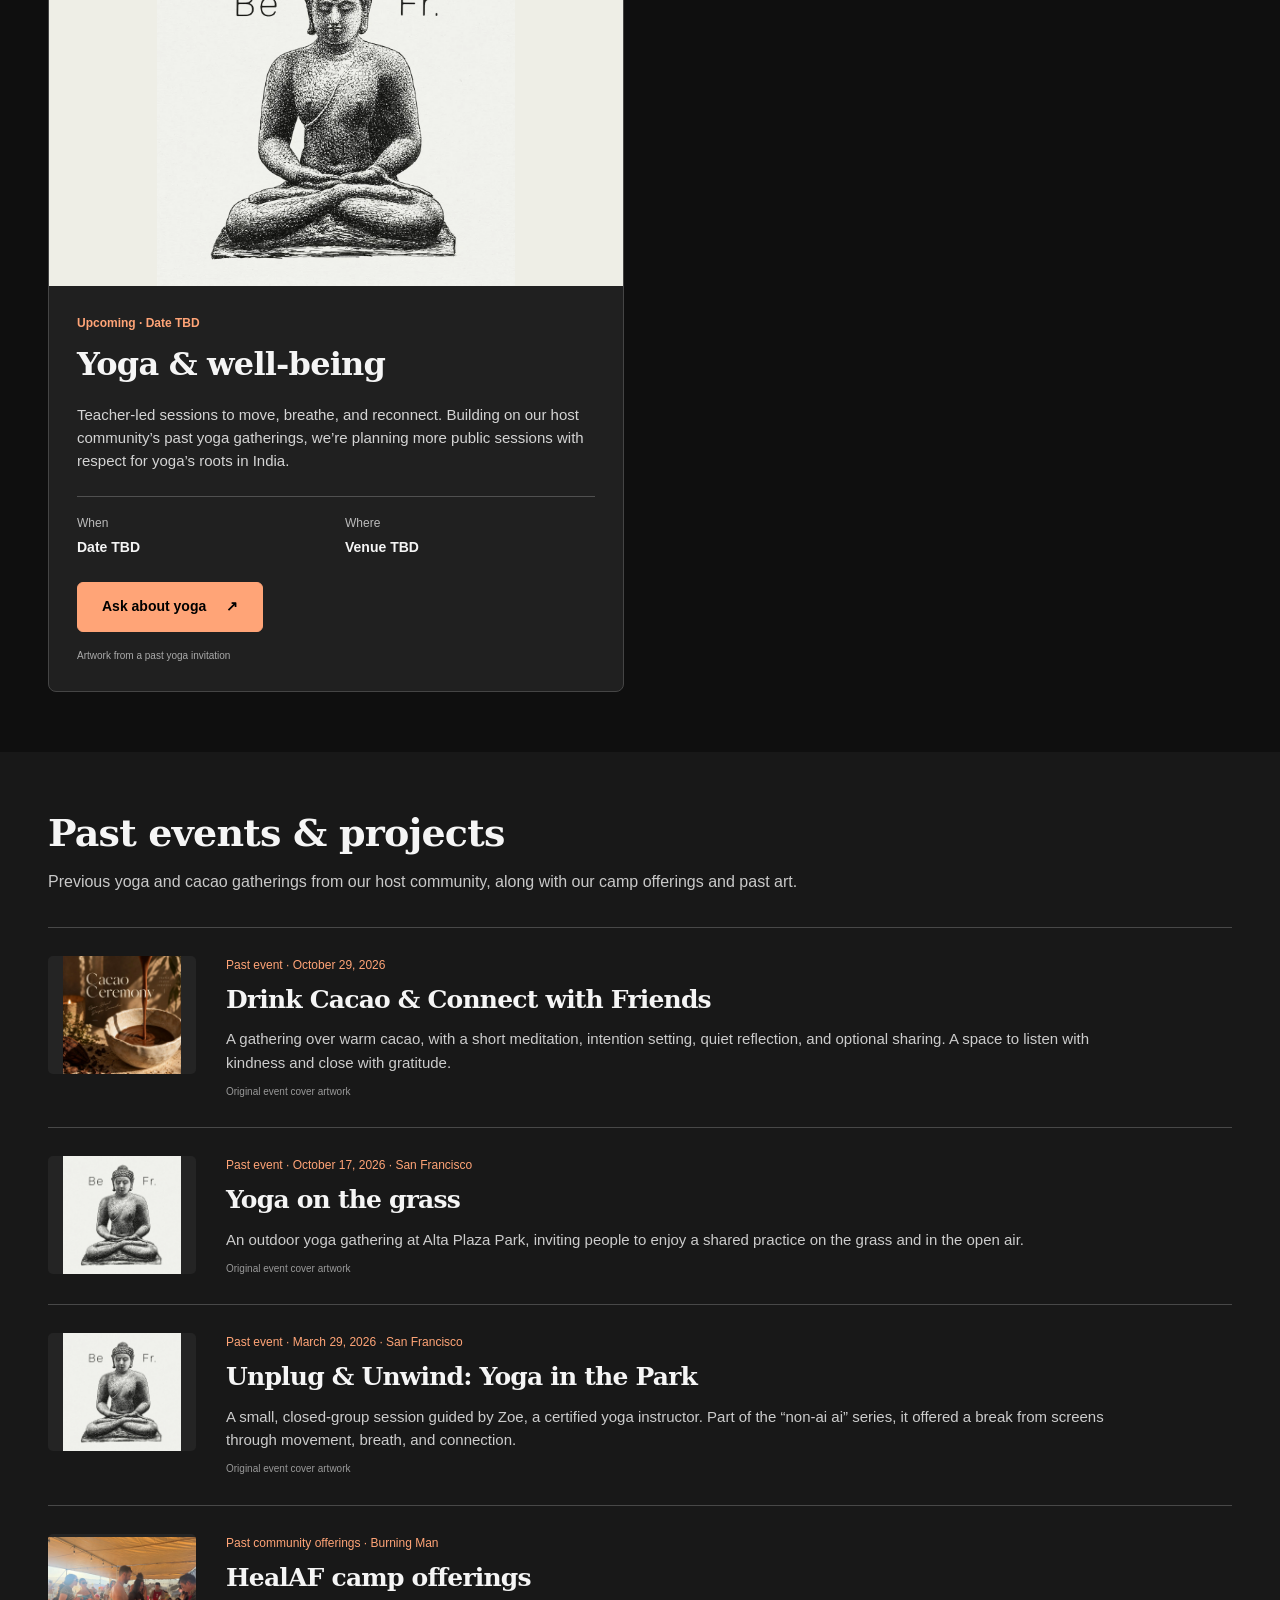
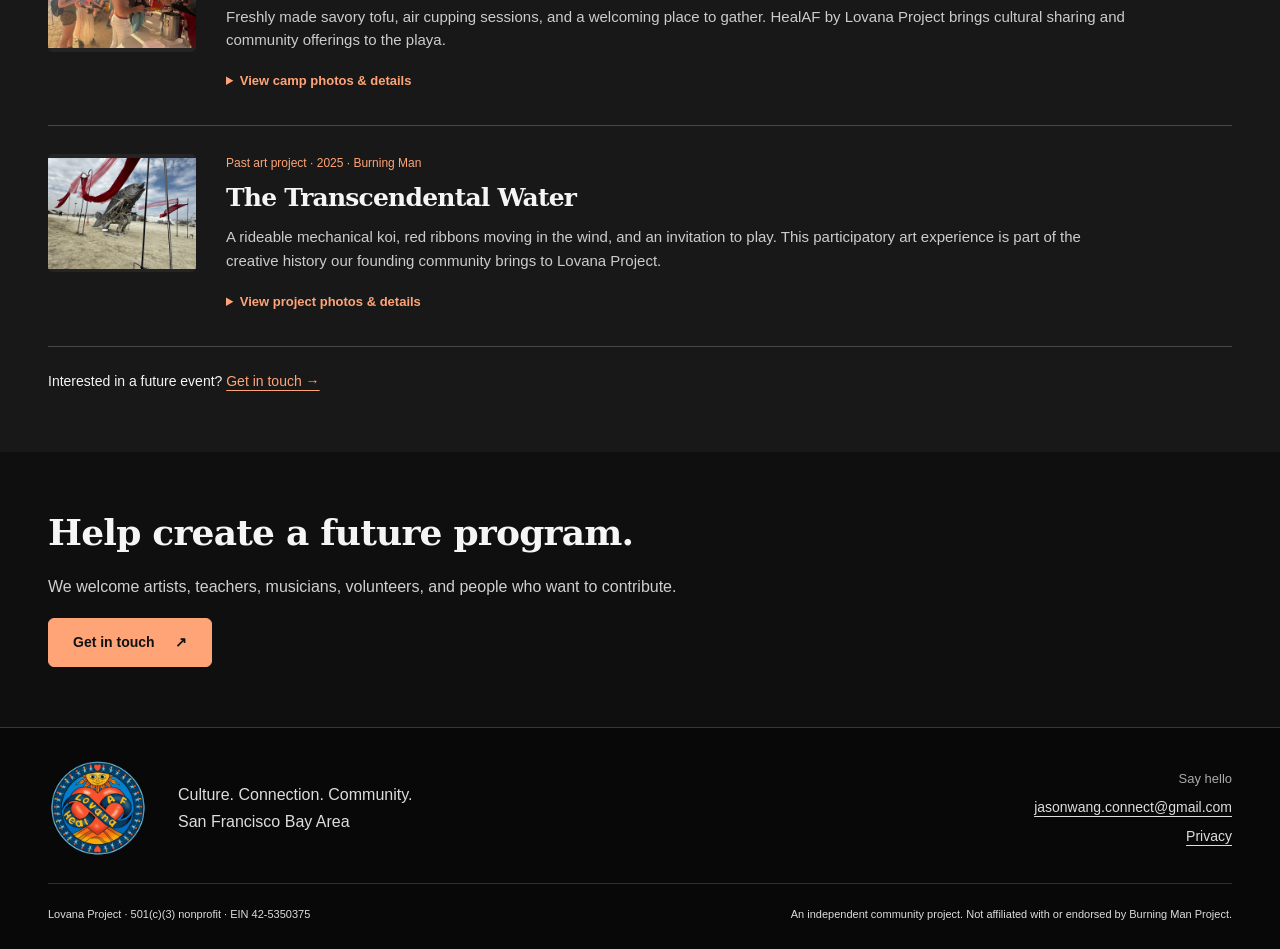
<file: programs.html>
<!doctype html>
<html lang="en"><head><meta charset="utf-8"><meta name="viewport" content="width=device-width, initial-scale=1"><meta name="description" content="Explore upcoming Lovana programs and past events: snowboarding, tea ceremony, yoga, community offerings, and participatory art."><meta name="theme-color" content="#111111"><title>Programs — Lovana Project</title><link rel="stylesheet" href="assets/style.css?v=circle-logo-blossom-2"><script src="assets/site.js" defer></script></head><body class="programs-layout"><a class="skip" href="#main">Skip to content</a>
  <header class="movement-header simple-header"><div class="wrap brand-row"><a class="wordmark" href="index.html" aria-label="Lovana Project home"><img class="brand-logo" src="assets/lovana-circle-logo.webp" width="512" height="512" alt="Lovana Project and HealAF circle logo" decoding="async"></a><p class="brand-message">Built together.<br>Shared with love.</p><nav class="primary-nav" aria-label="Main navigation"><a href="about.html">About</a><a href="programs.html" aria-current="page">Programs</a><a class="button nav-donate" href="donate.html">Donate</a></nav></div></header><main id="main">
<section class="wrap page-intro"><p class="eyebrow">Lovana Project</p><h1>Programs &amp; projects</h1><p class="intro">Explore upcoming snowboarding, tea ceremony, art, and yoga programs—and look back at our past gatherings and community projects.</p><nav class="section-nav" aria-label="Program sections"><a href="#underway">Upcoming programs</a><a href="#past-gatherings">Past events &amp; projects</a></nav></section>
<section class="section upcoming-programs" id="underway"><div class="wrap"><div class="program-section-heading"><h2>Upcoming programs</h2><p>Programs we’re planning. Exact dates and registration details will be shared when confirmed.</p></div>
<div class="upcoming-grid">
<article class="upcoming-program" id="snowboarding" aria-labelledby="snowboard-title"><figure class="upcoming-visual"><img src="assets/photos/tahoe-snowboarding-group.webp" width="1200" height="800" alt="Illustrative photo: three children gather on a snowy slope with their snowboards." loading="lazy" decoding="async"></figure><div class="upcoming-content"><p class="program-status">Planned · December 2026</p><h3 id="snowboard-title">Snowboarding &amp; tea ceremony</h3><p>A Lake Tahoe learning experience for children and families with low incomes, pairing beginner group snowboarding with an introduction to tea ceremony.</p><p>Two community members, including a licensed snowboard coach, are helping bring this program to life.</p><dl class="upcoming-facts"><div><dt>When</dt><dd>December 2026 · Exact date TBD</dd></div><div><dt>Where</dt><dd>Lake Tahoe · Venue TBD</dd></div></dl><a class="button" href="mailto:jasonwang.connect@gmail.com?subject=December%202026%20%E2%80%94%20Snowboarding%20and%20tea%20ceremony%20interest">I’m interested <span aria-hidden="true">↗</span></a><p class="fine">Email <a href="mailto:jasonwang.connect@gmail.com">jasonwang.connect@gmail.com</a> to express interest. Registration is not open yet.</p><p class="image-credit">Illustrative photo, not a Lovana class. <a href="https://www.pexels.com/photo/kids-holding-snowboards-11485837/">Ilya Lisauskas / Pexels</a>.</p></div></article>
<article class="upcoming-program" aria-labelledby="upcoming-blossom"><figure class="upcoming-visual"><img src="assets/photos/blossom-panorama.jpg" width="1600" height="914" alt="Concept illustration of Blossom’s glowing lotus petals around a human-powered carousel." loading="lazy" decoding="async"></figure><div class="upcoming-content"><p class="program-status">Proposed · 2027</p><h3 id="upcoming-blossom">Blossom Art Installation</h3><p>Eleven glowing petals and a carousel powered by people. Our proposed art project for Black Rock City invites visitors to play, create movement, and share a moment of wonder.</p><dl class="upcoming-facts"><div><dt>When</dt><dd>2027 · In development</dd></div><div><dt>Where</dt><dd>Proposed for Black Rock City</dd></div></dl><a class="button" href="blossom.html">View the art project <span aria-hidden="true">↗</span></a><p class="fine">Concept design underway. Funding and placement are not confirmed.</p><p class="image-credit">Concept artwork</p></div></article>
<article class="upcoming-program" aria-labelledby="upcoming-yoga"><figure class="upcoming-visual yoga-program-visual"><img src="assets/photos/yoga-event-cover.webp" width="1000" height="1000" alt="Yoga event artwork with a seated Buddha illustration." loading="lazy" decoding="async"></figure><div class="upcoming-content"><p class="program-status">Upcoming · Date TBD</p><h3 id="upcoming-yoga">Yoga &amp; well-being</h3><p>Teacher-led sessions to move, breathe, and reconnect. Building on our host community’s past yoga gatherings, we’re planning more public sessions with respect for yoga’s roots in India.</p><dl class="upcoming-facts"><div><dt>When</dt><dd>Date TBD</dd></div><div><dt>Where</dt><dd>Venue TBD</dd></div></dl><a class="button" href="mailto:jasonwang.connect@gmail.com?subject=Upcoming%20yoga%20sessions">Ask about yoga <span aria-hidden="true">↗</span></a><p class="image-credit">Artwork from a past yoga invitation</p></div></article>

</div></div></section>
<section class="section program-archive" id="past-gatherings"><div class="wrap"><div class="program-section-heading"><h2>Past events &amp; projects</h2><p>Previous yoga and cacao gatherings from our host community, along with our camp offerings and past art.</p></div><div class="archive-list">
<article class="archive-row"><figure class="archive-thumb"><img src="assets/photos/cacao-event-cover.webp" width="1000" height="1000" alt="Original cacao gathering cover artwork." loading="lazy" decoding="async"></figure><div class="archive-copy"><p class="archive-meta">Past event · <time datetime="2026-10-29">October 29, 2026</time></p><h3>Drink Cacao &amp; Connect with Friends</h3><p>A gathering over warm cacao, with a short meditation, intention setting, quiet reflection, and optional sharing. A space to listen with kindness and close with gratitude.</p><p class="archive-note">Original event cover artwork</p></div></article>
<article class="archive-row"><figure class="archive-thumb"><img src="assets/photos/yoga-event-cover.webp" width="1000" height="1000" alt="Original Yoga on the grass event cover artwork." loading="lazy" decoding="async"></figure><div class="archive-copy"><p class="archive-meta">Past event · <time datetime="2026-10-17">October 17, 2026</time> · San Francisco</p><h3>Yoga on the grass</h3><p>An outdoor yoga gathering at Alta Plaza Park, inviting people to enjoy a shared practice on the grass and in the open air.</p><p class="archive-note">Original event cover artwork</p></div></article>
<article class="archive-row"><figure class="archive-thumb"><img src="assets/photos/yoga-event-cover.webp" width="1000" height="1000" alt="Original Unplug and Unwind yoga invitation artwork." loading="lazy" decoding="async"></figure><div class="archive-copy"><p class="archive-meta">Past event · <time datetime="2026-03-29">March 29, 2026</time> · San Francisco</p><h3>Unplug &amp; Unwind: Yoga in the Park</h3><p>A small, closed-group session guided by Zoe, a certified yoga instructor. Part of the “non-ai ai” series, it offered a break from screens through movement, breath, and connection.</p><p class="archive-note">Original event cover artwork</p></div></article>
<article class="archive-row" id="offerings"><figure class="archive-thumb"><img src="assets/photos/healaf-tofu.jpg" width="1440" height="1080" alt="HealAF volunteers serve freshly made savory tofu to the Burning Man community." loading="lazy" decoding="async"></figure><div class="archive-copy"><p class="archive-meta">Past community offerings · Burning Man</p><h3>HealAF camp offerings</h3><p>Freshly made savory tofu, air cupping sessions, and a welcoming place to gather. HealAF by Lovana Project brings cultural sharing and community offerings to the playa.</p><details class="archive-details"><summary>View camp photos &amp; details</summary><div class="archive-details-content"><p>From serving tofu to sharing a quiet moment under the canopy, the camp invites people to stop by, take part, and connect. This spirit of participation shapes the programs we’re developing beyond the desert.</p><div class="archive-gallery"><figure><img src="assets/photos/healaf-tofu.jpg" width="1440" height="1080" alt="Volunteers serve freshly made savory tofu to camp visitors." loading="lazy" decoding="async"><figcaption>Freshly made savory tofu, offered to the community.</figcaption></figure><figure><img src="assets/photos/healaf-camp.jpg" width="1440" height="1080" alt="Visitors and bicycles gather outside HealAF camp beside a Lovana and HealAF banner." loading="lazy" decoding="async"><figcaption>A place to stop by and join in.</figcaption></figure><figure><img src="assets/photos/healaf-cupping.jpg" width="1440" height="1080" alt="Camp visitors rest on mats while volunteers offer air cupping under the canopy." loading="lazy" decoding="async"><figcaption>Air cupping and time to rest.</figcaption></figure></div></div></details></div></article>
<article class="archive-row" id="transcendental-water"><figure class="archive-thumb"><img src="assets/photos/transcendental-water-wide.jpg" width="1440" height="1079" alt="The Transcendental Water mechanical koi surrounded by red ribbons." loading="lazy" decoding="async"></figure><div class="archive-copy"><p class="archive-meta">Past art project · 2025 · Burning Man</p><h3>The Transcendental Water</h3><p>A rideable mechanical koi, red ribbons moving in the wind, and an invitation to play. This participatory art experience is part of the creative history our founding community brings to Lovana Project.</p><details class="archive-details"><summary>View project photos &amp; details</summary><div class="archive-details-content"><p>The Transcendental Water brought art and shared experience together at Burning Man in 2025.</p><div class="archive-gallery"><figure><img src="assets/photos/transcendental-water-wide.jpg" width="1440" height="1079" alt="The mechanical koi beneath flowing red ribbons on the playa." loading="lazy" decoding="async"><figcaption>The Transcendental Water · 2025</figcaption></figure><figure><img src="assets/photos/transcendental-water-detail.jpg" width="1440" height="1920" alt="A close view of the koi’s metal scales and mechanical frame." loading="lazy" decoding="async"><figcaption>A closer look at the koi.</figcaption></figure><figure><img src="assets/photos/transcendental-water-singing-bowls.jpg" width="1200" height="900" alt="A participant plays colorful singing bowls beside the installation." loading="lazy" decoding="async"><figcaption>Singing bowls beside the artwork.</figcaption></figure><figure><img src="assets/photos/transcendental-water-gathering.jpg" width="1200" height="899" alt="Participants gather around the singing bowls and red ribbons." loading="lazy" decoding="async"><figcaption>A shared moment of attention.</figcaption></figure><figure><img src="assets/photos/transcendental-water-team.jpg" width="960" height="1280" alt="The project team poses together in front of a truck at sunset." loading="lazy" decoding="async"><figcaption>The people behind the project.</figcaption></figure></div></div></details></div></article>
</div><p class="archive-contact">Interested in a future event? <a href="mailto:jasonwang.connect@gmail.com?subject=Future%20Lovana%20programs">Get in touch →</a></p></div></section>
<section class="participate section"><div class="wrap"><h2>Help create a future program.</h2><p>We welcome artists, teachers, musicians, volunteers, and people who want to contribute.</p><a class="button light" href="mailto:jasonwang.connect@gmail.com">Get in touch <span aria-hidden="true">↗</span></a></div></section>
</main>
  <footer class="expanded-footer simple-footer"><div class="wrap simple-footer-top"><div class="footer-brand"><a class="wordmark" href="index.html" aria-label="Lovana Project home"><img class="brand-logo" src="assets/lovana-circle-logo.webp" width="512" height="512" alt="Lovana Project and HealAF circle logo" decoding="async"></a><p>Culture. Connection. Community.<br>San Francisco Bay Area</p></div><div class="footer-contact"><p>Say hello</p><a href="mailto:jasonwang.connect@gmail.com">jasonwang.connect@gmail.com</a><a href="privacy.html">Privacy</a></div></div><div class="wrap footer-legal"><p>Lovana Project · 501(c)(3) nonprofit<span class="ein-slot"> · EIN 42-5350375</span></p><p>An independent community project. Not affiliated with or endorsed by Burning Man Project.</p></div></footer></body></html>
</file>
<file: assets/style.css>
:root{--paper:#111;--ink:#f5f2eb;--muted:#c4c2bd;--accent:#ffa16e;--line:#454545;--panel:#202020;--serif:Georgia,'Times New Roman',serif}
*{box-sizing:border-box}html{scroll-behavior:smooth;scroll-padding-top:24px}body{margin:0;background:var(--paper);color:var(--ink);font-family:Arial,Helvetica,sans-serif;font-size:16px;line-height:1.55}a{color:inherit;text-underline-offset:4px}a:hover{color:var(--accent)}a:focus-visible{outline:3px solid var(--accent);outline-offset:5px}::selection{background:var(--accent);color:#111}.wrap{width:min(1200px,calc(100% - 96px));margin-inline:auto}img{max-width:100%}figure{margin:0}picture{display:block}figure img{display:block;width:100%;height:auto}figcaption{font-size:12px;line-height:1.55;color:var(--muted);margin-top:10px}p{margin:0 0 18px}h1,h2,h3{font-family:var(--serif);font-weight:700;line-height:1.13;letter-spacing:-.7px;margin:0 0 22px}h1{font-size:58px}h2{font-size:36px}h3{font-size:25px}em{font-style:normal;color:inherit}h3 a{text-decoration:none}.skip{position:absolute;top:-100px;left:20px;z-index:4;background:var(--accent);color:#111;padding:12px}.skip:focus{top:10px}.section{padding-block:64px}.site-header.wrap{width:100%;padding:26px max(48px,calc((100vw - 1200px)/2));display:flex;align-items:center;justify-content:space-between;gap:30px;background:#101010;border-bottom:1px solid #303030}.wordmark{font-family:var(--serif);font-size:31px;font-weight:700;line-height:1;text-decoration:none;letter-spacing:-.6px;color:var(--ink)}.wordmark span{display:block;font-size:25px;line-height:1.2;letter-spacing:0}.site-header nav{display:flex;align-items:center;gap:32px;font-size:15px;font-weight:600}.site-header nav>a{text-decoration:none}.site-header nav>a:not(.button):hover{text-decoration:underline}.button{display:inline-flex;align-items:center;justify-content:center;gap:20px;min-height:48px;padding:13px 23px;background:var(--accent);border:1px solid var(--accent);border-radius:4px;color:#111;text-decoration:none;font-size:14px;font-weight:700;line-height:1.4}.button:hover{background:#ff8a49;border-color:#ff8a49;color:#111}.button.small{min-height:44px;padding:11px 23px}.button.dark,.button.light{background:#111;border-color:#111;color:#fff}.button.dark:hover,.button.light:hover{background:#303030;color:#fff}.text-link{display:inline-block;font-size:14px;font-weight:600;text-decoration:underline;text-underline-offset:5px}.eyebrow,.tag{font-family:Arial,Helvetica,sans-serif;font-size:11px;font-weight:700;letter-spacing:1px;text-transform:uppercase;color:var(--accent)}.eyebrow{margin-bottom:18px}.tag{margin-bottom:13px}.intro{font-size:20px;line-height:1.5;max-width:720px}.fine{font-size:12px;line-height:1.6;color:var(--muted)}.large-copy{font-size:23px;line-height:1.45}.home-hero{position:relative;background:#111}.home-hero .hero-photo img{width:100%;height:auto;display:block;border-radius:0}.home-hero .hero-photo picture{position:relative}.home-hero .hero-photo picture:after{content:"";position:absolute;inset:0;background:linear-gradient(180deg,rgba(0,0,0,.58),transparent 62%);pointer-events:none}.home-hero .hero-photo figcaption{padding:10px max(48px,calc((100vw - 1200px)/2));margin:0;display:flex;justify-content:space-between;gap:20px;background:#111}.splash-copy{position:absolute;top:9%;left:max(48px,calc((100vw - 1200px)/2));max-width:650px;pointer-events:none}.splash-copy h1{font-size:clamp(38px,5.1vw,76px);color:#fff;text-shadow:0 2px 12px #0005}.splash-copy p{font-size:17px;color:#fff}.welcome-band{background:var(--accent);color:#111;padding-block:38px}.welcome-inner{display:flex;align-items:center;justify-content:space-between;gap:60px}.welcome-inner>div{max-width:800px}.welcome-inner h2{font-size:31px;margin-bottom:12px}.welcome-inner p{margin:0}.welcome-inner .button{flex-shrink:0}.heading-row{display:flex;align-items:center;justify-content:space-between;gap:30px;margin-bottom:28px}.heading-row h2{margin:0}.story-cards{display:grid;grid-template-columns:repeat(3,1fr);gap:32px}.story-cards article{display:flex;flex-direction:column;align-items:flex-start}.card-image{width:100%;display:block;margin-bottom:20px}.card-image img{display:block;width:100%;aspect-ratio:4/3;object-fit:cover;border-radius:4px}.story-cards h3{margin-bottom:14px}.story-cards .tag{margin-bottom:10px}.story-cards p:not(.tag){font-size:15px;color:var(--muted)}.story-cards .button{margin-top:auto}.upcoming-note{border-top:1px solid var(--line);padding-top:27px;margin:35px 0 0;color:var(--muted);font-size:14px}.upcoming-note a{color:var(--accent)}.about-band{background:var(--panel)}.about-inner{display:grid;grid-template-columns:1fr 1.15fr;gap:80px}.about-inner p:not(.tag){color:var(--muted)}.about-inner .text-link{color:var(--accent)}.participate{background:#262626}.participate .eyebrow{color:var(--accent)}.participate p{max-width:760px;color:var(--muted)}.participate .button.light{background:var(--accent);color:#111;border-color:var(--accent)}.support-inner{display:flex;justify-content:space-between;align-items:center;gap:50px}.support-inner h2{margin-bottom:15px}.support-inner p:last-child{margin-bottom:0}.support-inner .button{min-width:180px;flex-shrink:0}.site-footer.wrap{width:100%;padding:40px max(48px,calc((100vw - 1200px)/2));display:flex;justify-content:space-between;gap:45px;background:#080808;font-size:12px;border-top:1px solid #333}.site-footer .wordmark{display:block;margin-bottom:20px;font-size:28px}.site-footer .wordmark span{font-size:22px}.site-footer p{margin-bottom:8px}.site-footer>div:last-child{max-width:490px}.affiliation{margin-top:18px}.page-intro{padding-block:58px 45px}.page-intro h1{font-size:60px;margin-bottom:25px}.page-intro>.intro{max-width:780px;color:var(--muted)}.section-nav{display:flex;gap:15px 28px;flex-wrap:wrap;margin-top:28px;font-size:14px}.section-nav a{color:var(--accent);padding-block:6px}.section-heading{display:flex;justify-content:space-between;align-items:flex-start;gap:50px;margin-bottom:30px}.section-heading h2{width:66%;margin:0}.underway{background:#1d1d1d}.blossom-teaser{display:grid;grid-template-columns:1.35fr 1fr;gap:40px;align-items:center;text-decoration:none;margin-bottom:40px}.blossom-teaser>img{display:block;width:100%;height:auto;border-radius:4px}.blossom-teaser>span{display:flex;flex-direction:column;align-items:flex-start;gap:15px;color:var(--ink)}.blossom-teaser .tag{margin:0}.blossom-teaser strong{font-family:var(--serif);font-size:42px;line-height:1.1}.blossom-teaser .text-link{color:var(--accent)}.program{display:grid;grid-template-columns:45px 1fr 1.35fr;gap:24px;padding-block:30px;border-top:1px solid var(--line)}.program-number{color:var(--muted);font-size:12px;padding-top:3px}.program h3{font-size:28px;margin:0}.program .tag{margin-bottom:12px}.program-detail p:not(.fine){color:var(--muted);font-size:15px}.program-detail p:last-child{margin-bottom:0}.programs{background:#111}.camp-gallery{display:grid;grid-template-columns:1fr 1fr;gap:24px;margin:12px 0 30px}.camp-gallery img{width:100%;aspect-ratio:4/3;object-fit:cover;border-radius:4px}.camp-gallery .tofu-offering{grid-column:1 / -1}.camp-gallery .tofu-offering img{aspect-ratio:16/9;object-position:center 55%}.past{display:grid;grid-template-columns:1fr 2fr;gap:40px}.past .year{font-family:var(--serif);font-size:72px;font-weight:700;color:var(--accent);line-height:1}.past>div>p:not(.tag):not(.eyebrow):not(.large-copy){color:var(--muted)}.art-gallery{grid-column:1 / -1;display:grid;grid-template-columns:1.5fr 1fr;gap:24px}.art-gallery img{height:440px;width:100%;object-fit:cover;border-radius:4px}.art-gallery figure:last-child img{object-position:center 64%}.project-moments{grid-column:1 / -1;display:grid;grid-template-columns:1.25fr 1fr;gap:24px}.project-moments figure:nth-child(1){grid-column:1;grid-row:1}.project-moments figure:nth-child(2){grid-column:1;grid-row:2}.project-moments figure:nth-child(3){grid-column:2;grid-row:1 / 3;align-self:center}.project-moments img{height:auto;width:100%;display:block;border-radius:4px}.back-link{display:inline-block;font-size:13px;margin-bottom:25px;color:var(--accent)}.blossom-title{display:flex;align-items:center;justify-content:space-between;gap:50px}.blossom-title h1{font-size:92px;margin:0}.blossom-title>.intro{max-width:440px;margin:0}.project-status{font-size:13px;color:var(--muted);margin-block:22px 30px}.blossom-hero img,.blossom-journey img,.design-section figure img{width:100%;height:auto;display:block;border-radius:4px}.project-story{display:grid;grid-template-columns:1fr 2fr;gap:40px}.project-story>div{max-width:750px}.project-story p:not(.large-copy):not(.eyebrow){color:var(--muted)}.project-story .button{margin-top:12px}.video-note{margin-top:10px}.blossom-journey{background:#232323}.journey-steps{list-style:none;padding:0;display:grid;grid-template-columns:repeat(3,1fr);gap:32px;margin:32px 0 0}.journey-steps h3{font-size:24px;margin-bottom:12px}.journey-steps p{font-size:14px;margin:0;color:var(--muted)}.journey-steps .tag{display:block;margin-bottom:12px}.design-section{background:#1c1c1c}.project-facts{display:grid;grid-template-columns:repeat(3,1fr);gap:25px 35px;margin:35px 0 26px}.project-facts div{border-top:1px solid var(--line);padding-top:15px}.project-facts dt{text-transform:uppercase;font-size:10px;letter-spacing:1px;margin-bottom:9px;color:var(--accent)}.project-facts dd{margin:0;font-size:15px}.project-actions{display:flex;align-items:center;gap:25px;flex-wrap:wrap}.project-actions .text-link{color:var(--accent)}.giving-simple{min-height:65vh;padding-block:90px 80px;text-align:center;max-width:850px}.giving-simple h1{font-size:58px;margin-bottom:25px}.giving-simple .intro{max-width:600px;margin:0 auto 35px;color:var(--muted)}.giving-simple #giving-status{margin:0 auto 35px;max-width:560px}.giving-simple #giving-status>.button{min-width:300px;min-height:80px;font-size:24px;padding:22px 40px;gap:40px}.giving-note{font-size:13px;line-height:1.65;color:var(--muted);max-width:390px;margin:18px auto 0}.giving-simple>.fine{margin:0}.prose{max-width:850px;padding-block:65px}.prose h1{font-size:60px;margin-bottom:30px}.prose h2{font-size:28px;margin-top:40px}.prose p{color:var(--muted)}.anchor-alias{display:block}
@media(max-width:1000px){.wrap{width:calc(100% - 56px)}.site-header.wrap{padding-inline:28px}.site-header nav{gap:22px;font-size:14px}.splash-copy{left:28px}.home-hero .hero-photo figcaption,.site-footer.wrap{padding-inline:28px}.welcome-inner{gap:30px}.story-cards{gap:22px}.about-inner{gap:40px}.blossom-title{align-items:flex-start;flex-direction:column;gap:18px}.blossom-title h1{font-size:85px}.art-gallery img{height:350px}.project-facts{grid-template-columns:repeat(2,1fr)}}
@media(max-width:720px){.wrap{width:calc(100% - 40px)}.section{padding-block:44px}.site-header.wrap{padding:19px 20px;gap:20px;align-items:flex-start}.wordmark{font-size:25px}.wordmark span{font-size:21px}.site-header nav{gap:12px 18px;flex-wrap:wrap;justify-content:flex-end;font-size:12px;max-width:240px}.site-header nav .button{padding:8px 17px;min-height:36px;font-size:12px}.splash-copy{left:20px;top:8%;max-width:270px}.splash-copy h1{font-size:clamp(26px,6.7vw,40px);margin-bottom:9px;letter-spacing:-.5px}.splash-copy p{font-size:12px}.home-hero .hero-photo figcaption{padding:9px 20px;font-size:10px;gap:10px}.home-hero .hero-photo figcaption>span:first-child{display:none}.welcome-band{padding-block:28px}.welcome-inner,.support-inner{display:block}.welcome-inner h2{font-size:26px}.welcome-inner .button{margin-top:24px}.heading-row{display:block}.heading-row h2{font-size:31px;margin-bottom:15px}.story-cards{grid-template-columns:1fr;gap:35px}.card-image img{aspect-ratio:4/3}.story-cards article{max-width:520px}.story-cards h3{font-size:26px}.story-cards .button{margin-top:5px}.about-inner,.past,.project-story{grid-template-columns:1fr;gap:18px}.about-inner h2{font-size:31px}.support-inner .button{margin-top:25px}.site-footer.wrap{padding:30px 20px;flex-direction:column;gap:25px}.site-footer .wordmark{font-size:25px;margin-bottom:15px}.site-footer .wordmark span{font-size:21px}.page-intro{padding-block:40px 35px}.page-intro h1{font-size:43px}.intro{font-size:18px}.section-heading{display:block;margin-bottom:25px}.section-heading h2{width:100%;font-size:31px}.section-heading>.eyebrow{margin-bottom:14px}.section-nav{gap:8px 24px;margin-top:20px}.blossom-teaser{grid-template-columns:1fr;gap:22px;margin-bottom:30px}.blossom-teaser strong{font-size:35px}.program{grid-template-columns:22px 1fr;gap:15px;padding-block:25px}.program-detail{grid-column:2}.program h3{font-size:26px}.programs .camp-gallery{grid-template-columns:1fr;gap:23px}.camp-gallery .tofu-offering{grid-column:auto}.camp-gallery .tofu-offering img{aspect-ratio:auto}.art-gallery{grid-template-columns:1fr;gap:22px}.art-gallery img{height:auto;object-fit:contain}.art-gallery figure:last-child{max-width:480px;width:100%;margin-inline:auto}.past .year{font-size:55px}.project-moments{grid-template-columns:1fr;gap:22px}.project-moments figure:nth-child(n){grid-column:auto;grid-row:auto}.project-moments figure:last-child{width:100%;max-width:480px;margin-inline:auto}.blossom-title h1{font-size:67px}.blossom-title>.intro{font-size:18px}.project-story h2{font-size:31px}.large-copy{font-size:21px}.journey-steps{grid-template-columns:1fr;gap:28px}.project-facts{grid-template-columns:1fr;gap:20px}.project-actions{gap:20px}.giving-simple{padding-block:65px}.giving-simple h1{font-size:43px}.giving-simple #giving-status>.button{width:100%;min-width:0;font-size:23px}.prose{padding-block:40px}.prose h1{font-size:45px}.prose h2{font-size:26px}}
@media(prefers-reduced-motion:reduce){html{scroll-behavior:auto}}

@media(max-width:720px){.splash-copy p{display:none}}

/* Layout system informed by Burning Man's layered navigation and campaign sections. */
:root{--paper:#0f0f0f;--ink:#f5f5f5;--accent:#ffa477;--muted:#d0d0d0;--serif:Rockwell,'Rockwell Nova','Roboto Slab','DejaVu Serif','Sitka Small',serif;--yellow:#ffe568}
body{font-family:Roboto,Inter,'Helvetica Neue',Arial,sans-serif;background:#0f0f0f}h1,h2,h3{letter-spacing:-.8px;font-family:var(--serif);font-weight:700}h2{font-size:36px}h3{font-size:23px}.section{padding-block:60px}.button{border-radius:6px;background:#ffa477;color:#000;font-size:14px;padding:14px 24px;min-height:49px}.button:hover{background:#ff8b46;color:#000}.eyebrow,.tag{text-transform:none;letter-spacing:0;font-size:13px;font-weight:600}.text-link{font-weight:600}
.movement-header{position:relative;z-index:20;background:#0f0f0f;color:#f5f5f5}.notice-bar{background:var(--yellow);color:#101010;padding:12px 24px;display:flex;align-items:center;justify-content:center;gap:20px;font-size:14px}.notice-bar a{background:#0f0f0f;border-radius:5px;color:#fff;text-decoration:none;padding:6px 17px;font-weight:600}.notice-bar a:hover{color:#ffa477}.brand-row{display:flex;align-items:center;justify-content:space-between;gap:40px;padding-block:23px}.movement-header .wordmark{font-family:var(--serif);font-size:32px;line-height:.95;letter-spacing:-1px}.movement-header .wordmark span{font-family:inherit;font-size:27px;line-height:1.25;letter-spacing:-.6px}.brand-message{font-size:15px;color:#c9c9c9;margin:0 auto;line-height:1.5}.utility-links{display:flex;align-items:center;gap:30px;font-size:14px}.utility-links>a:not(.button){color:#d3d3d3;text-decoration:none}.utility-links .outline{background:transparent;border:1px solid #ffa477;color:#ffa477;min-width:104px;padding:11px 24px}.utility-links .outline:hover{background:#ffa477;color:#000}.main-nav{display:grid;grid-template-columns:repeat(4,1fr);gap:40px;padding-block:9px 19px}.main-nav details{position:relative}.main-nav summary{display:flex;align-items:center;justify-content:space-between;gap:14px;list-style:none;cursor:pointer;padding:10px 0;font-size:16px;font-weight:600}.main-nav summary::-webkit-details-marker{display:none}.main-nav summary:after{content:'';display:block;width:8px;height:8px;border-right:2px solid #f5f5f5;border-bottom:2px solid #f5f5f5;transform:rotate(45deg);margin-right:8px;margin-top:-5px}.main-nav details[open] summary{color:#ffa477}.main-nav details[open] summary:after{transform:rotate(225deg);margin-top:3px;border-color:#ffa477}.dropdown-menu{position:absolute;top:100%;left:-18px;min-width:270px;background:#202020;border-top:3px solid #ffa477;border-radius:0 0 5px 5px;padding:12px 0;box-shadow:0 12px 24px #0007}.main-nav details:last-child .dropdown-menu{left:auto;right:0}.dropdown-menu a{display:block;padding:11px 18px;text-decoration:none;font-size:14px;color:#f5f5f5;line-height:1.4}.dropdown-menu a:hover,.dropdown-menu a:focus{background:#333;color:#ffa477}.main-nav summary:focus-visible{outline:2px solid #ffa477;outline-offset:5px}
.home-hero .hero-photo picture:after{display:none}.home-hero .hero-photo img{height:clamp(420px,43vw,620px);width:100%;object-fit:cover;object-position:center 73%}.home-hero .hero-photo figcaption{font-size:11px;padding-block:8px;background:#0f0f0f}.welcome-band{position:relative;margin-top:-10px;padding:50px 0 55px;background:#ffa477;clip-path:polygon(0 3%,5% 2%,10% 3%,15% 1%,20% 2%,25% 3%,30% 1%,35% 2%,40% 3%,45% 1%,50% 3%,55% 2%,60% 1%,65% 3%,70% 2%,75% 1%,80% 2%,85% 3%,90% 1%,95% 2%,100% 3%,100% 97%,95% 98%,90% 97%,85% 99%,80% 98%,75% 97%,70% 99%,65% 97%,60% 98%,55% 99%,50% 97%,45% 98%,40% 99%,35% 97%,30% 98%,25% 99%,20% 97%,15% 98%,10% 99%,5% 97%,0 98%)}.welcome-inner{display:grid;grid-template-columns:220px 1fr auto;align-items:center;gap:38px}.welcome-inner>div{max-width:650px}.ribbon-photo{width:220px;height:220px;border-radius:50%;overflow:hidden}.ribbon-photo img{width:100%;height:100%;object-fit:cover;object-position:65% center}.welcome-inner .ribbon-kicker{font-size:14px;font-weight:600;margin:0 0 10px}.welcome-inner h1{font-size:34px;line-height:1.15;margin:0 0 16px;letter-spacing:-1px}.welcome-inner h1 br{display:none}.welcome-inner p{font-size:16px}.welcome-inner .button{background:#0f0f0f;color:#ffa477;border-color:#0f0f0f;min-width:180px}.welcome-inner .button:hover{background:#2a2a2a}.home-layout .heading-row{margin-bottom:26px}.home-layout .heading-row h2{font-size:35px}.home-layout .heading-row .text-link{font-size:13px;color:#ffa477}.story-cards{grid-template-columns:repeat(4,1fr);gap:30px}.story-cards h3{font-size:22px;line-height:1.27;letter-spacing:-.6px}.story-cards p:not(.tag){font-size:15px;line-height:1.45}.story-cards .tag{font-size:11px;margin-bottom:10px;color:#ffa477}.card-image{margin-bottom:17px}.card-image img{border-radius:6px;aspect-ratio:4/3}.story-cards .button{font-size:13px;padding:12px 16px;min-height:46px;margin-top:6px}.program-poster{width:100%;aspect-ratio:4/3;background:#ffa477;border-radius:6px;color:#101010;display:flex;flex-direction:column;justify-content:center;padding:22px;margin-bottom:17px;font-family:var(--serif);font-weight:700;font-size:26px;line-height:1.15;letter-spacing:-1px}.story-cards .upcoming-note{border:0;margin:0;padding:0;font-size:15px;line-height:1.45}.story-cards .upcoming-note a{display:inline-block;background:#ffa477;color:#000;text-decoration:none;border-radius:6px;font-weight:700;padding:12px 16px;margin-top:20px;font-size:13px}.underway-board{background-color:#181818;background-image:linear-gradient(135deg,#232323 25%,transparent 25%),linear-gradient(225deg,#232323 25%,transparent 25%),linear-gradient(45deg,#131313 25%,transparent 25%),linear-gradient(315deg,#131313 25%,transparent 25%);background-size:130px 130px;background-position:0 0,0 0,65px 65px,65px 65px}.underway-grid{display:grid;grid-template-columns:.75fr 1.3fr;gap:55px;align-items:start}.underway-grid>figure{padding-top:8px}.underway-grid>figure img{border-radius:6px}.underway-grid h2{font-size:36px;margin-bottom:22px}.underway-row{display:grid;grid-template-columns:57px 1fr 20px;gap:20px;align-items:start;background:#0f0f0fe8;border:1px solid #666;border-radius:6px;padding:20px;text-decoration:none;margin-bottom:14px}.underway-row:hover{border-color:#ffa477;color:inherit}.row-year{color:#ffa477;font-size:14px;font-weight:700}.underway-row strong{display:block;font-family:var(--serif);font-size:23px;line-height:1.2;letter-spacing:-.5px;margin-bottom:8px}.underway-row>span>span{display:block;font-size:14px;color:#ccc}.underway-grid .button{margin-top:9px}.about-band{background:#ffa477;color:#0f0f0f}.about-inner{display:grid;grid-template-columns:1fr 1.3fr;gap:20px 55px;align-items:start}.community-cutout{grid-column:1;grid-row:1 / 3;align-self:center}.community-cutout img{height:auto;border-radius:45% 45% 8px 8px}.about-inner>div{grid-column:2}.about-inner h2{font-size:36px}.about-inner .tag{color:#0f0f0f;font-size:14px}.about-inner p:not(.tag){color:#222;font-size:16px}.about-inner .text-link{color:#0f0f0f}.participate{background:#0f0f0f}.support-inner{padding-top:10px}.support-inner h2{font-size:37px}.support-inner .button{background:#ffa477;color:#000}.expanded-footer{background:#080808;color:#ddd;border-top:1px solid #363636;padding:50px 0 25px}.footer-grid{display:grid;grid-template-columns:1.2fr 1fr 1.2fr;gap:70px}.footer-grid .wordmark{font-family:var(--serif);font-size:34px;display:inline-block;margin-bottom:20px;color:#f5f5f5}.footer-grid .wordmark span{font-size:29px}.footer-grid p{font-size:13px;margin-bottom:10px}.footer-grid h2{font-family:Arial,sans-serif;font-size:15px;letter-spacing:0;margin-bottom:18px}.footer-grid>div>a:not(.wordmark){display:block;font-size:14px;margin-bottom:14px}.footer-legal{border-top:1px solid #303030;margin-top:35px;padding-top:22px;display:flex;justify-content:space-between;gap:35px}.footer-legal p{font-size:11px;margin:0;line-height:1.6}
.programs-layout .page-intro{width:100%;max-width:none;background:#ffa477;color:#0f0f0f;padding:45px max(48px,calc((100vw - 1200px)/2)) 38px}.programs-layout .page-intro h1{font-size:49px;letter-spacing:-1.5px}.programs-layout .page-intro .eyebrow,.programs-layout .page-intro .intro{color:#0f0f0f}.programs-layout .section-nav{border-top:1px solid #0f0f0f55;padding-top:15px;margin-top:22px;gap:30px}.programs-layout .section-nav a{color:#111;font-weight:600}.section-heading{display:block;margin-bottom:30px}.section-heading h2{width:auto;font-size:36px}.section-heading .eyebrow{margin-bottom:12px}.underway{background:#0f0f0f}.underway .blossom-teaser{background:#202020;padding:25px;border-radius:8px;grid-template-columns:1.3fr 1fr;gap:35px;margin-bottom:25px}.blossom-teaser strong{font-size:42px}.blossom-teaser>span{gap:13px}.blossom-teaser .text-link{background:#ffa477;color:#000;text-decoration:none;padding:12px 22px;border-radius:6px;font-size:14px}.future-pair{display:grid;grid-template-columns:1fr 1fr;gap:25px;margin-bottom:25px}.future-pair .program{display:block;background:#202020;border:1px solid #454545;padding:27px;border-radius:8px}.future-pair .program-number{display:none}.future-pair .program h3{font-size:28px;margin-bottom:19px}.future-pair .program-detail{display:block}.future-pair .program .tag{font-size:13px}.programs-layout #offerings{background:#222}.offering-feature{display:grid;grid-template-columns:.8fr 1.4fr;gap:45px;align-items:center;margin-bottom:35px}.offering-feature>.program{display:block;border:0;padding:0}.offering-feature .program-number{display:none}.offering-feature h3{font-size:30px;margin-bottom:20px}.offering-feature .program-detail{margin-top:22px}.offering-feature .tofu-offering img{height:auto;aspect-ratio:auto;border-radius:6px}.programs-layout .camp-gallery{grid-template-columns:1fr 1fr;gap:30px;margin:0}.programs-layout .camp-gallery img{aspect-ratio:16/9}.past.section.wrap{width:100%;max-width:none;padding:60px max(48px,calc((100vw - 1200px)/2));background:#eae1d0;color:#111;grid-template-columns:.65fr 1.35fr;gap:35px 55px}.past .year{color:#0f0f0f;font-size:74px}.past .tag,.past .eyebrow{color:#222}.past>div>p:not(.tag):not(.eyebrow):not(.large-copy){color:#333}.past h2{font-size:38px}.past figcaption{color:#4e493f}.past .art-gallery{gap:30px}.past .art-gallery img{height:410px}.past .project-moments{grid-template-columns:1fr 1fr .75fr;gap:30px}.past .project-moments figure:nth-child(n){grid-column:auto;grid-row:auto;align-self:start}.past .project-moments img{border-radius:6px}
.project-masthead{padding-top:35px}.project-masthead .back-link{color:#ffa477;margin-bottom:25px}.project-masthead .eyebrow{font-size:14px}.project-masthead .blossom-title h1{font-size:100px}.project-masthead .project-status{display:inline-block;background:#ffa477;color:#111;padding:9px 14px;border-radius:4px;margin-top:24px}.blossom-layout main>.project-story:nth-of-type(2){background:#ffa477;color:#111;width:100%;max-width:none;padding-inline:max(48px,calc((100vw - 1200px)/2))}.blossom-layout main>.project-story:nth-of-type(2) p{color:#222}.blossom-layout main>.project-story:nth-of-type(2) .eyebrow{color:#111}.blossom-layout main>.project-story:nth-of-type(2) .button{background:#0f0f0f;color:#ffa477;border-color:#0f0f0f}.project-story h2{font-size:36px}.project-story .large-copy{font-size:26px;font-family:var(--serif);font-weight:700;line-height:1.3}.blossom-journey{background:#0f0f0f}.journey-steps li{border-top:4px solid #ffa477;padding:22px 0 0}.journey-steps h3{font-size:25px}.design-section{background:#232323}.project-facts div{border-color:#666}.project-facts dt{font-size:12px;text-transform:none;letter-spacing:0}.blossom-layout .participate{background:#ffa477;color:#111}.blossom-layout .participate p,.blossom-layout .participate .eyebrow{color:#222}.blossom-layout .participate .button.light{background:#111;color:#ffa477;border-color:#111}.blossom-layout .project-actions .text-link{color:#111}
.giving-simple.wrap{max-width:none;width:100%;padding:80px 24px 70px;background:#ffa477;color:#111;min-height:66vh}.giving-simple .eyebrow{color:#111}.giving-simple h1{font-size:52px;max-width:850px;margin-inline:auto}.giving-simple .intro,.giving-simple .giving-note,.giving-simple .fine{color:#222}.giving-simple #giving-status>.button{background:#0f0f0f;border-color:#0f0f0f;color:#ffa477;min-width:330px;min-height:85px;font-size:25px}.giving-simple #giving-status>.button:hover{background:#292929}.prose{padding-block:55px}.prose h1{font-size:51px}.prose h2{font-size:28px}
@media(max-width:1100px){.welcome-inner{grid-template-columns:170px 1fr;gap:25px}.ribbon-photo{width:170px;height:170px}.welcome-inner>.button{grid-column:2;justify-self:start}.story-cards{gap:22px;grid-template-columns:repeat(2,1fr)}.story-cards h3{font-size:26px}.program-poster{font-size:38px}.underway-grid{gap:30px}.footer-grid{gap:35px}.brand-row{gap:25px}.main-nav{gap:25px}.main-nav summary{font-size:14px}.brand-message{font-size:13px}.offering-feature{gap:30px}.project-masthead .blossom-title h1{font-size:85px}}
@media(max-width:720px){h2{font-size:29px}.section{padding-block:42px}.notice-bar{gap:10px;padding:10px 15px;font-size:11px;justify-content:space-between;line-height:1.4}.notice-bar span{max-width:190px}.notice-bar a{padding:6px 10px;white-space:nowrap;font-size:11px}.brand-row{padding-block:18px;gap:20px}.movement-header .wordmark{font-size:27px}.movement-header .wordmark span{font-size:23px}.brand-message{display:none}.utility-links{gap:16px;font-size:12px}.utility-links .outline{min-width:80px;padding:8px 16px;min-height:39px;font-size:12px}.main-nav{grid-template-columns:1fr 1fr;gap:2px 25px;padding:0 0 14px}.main-nav summary{font-size:12px;padding:9px 0}.main-nav summary:after{width:6px;height:6px}.dropdown-menu{min-width:240px;left:0;max-width:calc(100vw - 40px)}.main-nav details:nth-child(even) .dropdown-menu{left:auto;right:0}.dropdown-menu a{font-size:13px;padding:12px 15px}.home-hero .hero-photo img{height:auto;object-fit:contain}.home-hero .hero-photo figcaption{font-size:10px}.welcome-band{margin-top:-4px;padding:32px 0 40px;clip-path:polygon(0 1%,10% 2%,20% 1%,30% 2%,40% 1%,50% 2%,60% 1%,70% 2%,80% 1%,90% 2%,100% 1%,100% 99%,90% 98%,80% 99%,70% 98%,60% 99%,50% 98%,40% 99%,30% 98%,20% 99%,10% 98%,0 99%)}.welcome-inner{grid-template-columns:85px 1fr;gap:18px;align-items:start}.ribbon-photo{width:85px;height:85px;margin-top:7px}.welcome-inner .ribbon-kicker{font-size:11px;margin-bottom:9px}.welcome-inner h1{font-size:26px;line-height:1.2;letter-spacing:-.8px;margin-bottom:13px}.welcome-inner p{font-size:14px}.welcome-inner>.button{grid-column:1 / -1;justify-self:center;min-width:220px;margin-top:6px}.home-layout .heading-row h2{font-size:28px}.home-layout .heading-row{margin-bottom:25px}.story-cards{grid-template-columns:1fr;gap:35px}.story-cards h3{font-size:27px}.program-poster{font-size:39px}.story-cards .button{font-size:14px}.story-cards article{max-width:none}.story-cards .upcoming-note a{font-size:14px}.underway-grid{grid-template-columns:1fr;gap:30px}.underway-grid>figure{display:none}.underway-grid h2{font-size:30px}.underway-row{grid-template-columns:42px 1fr 15px;gap:14px;padding:18px}.underway-row strong{font-size:22px}.underway-row>span>span{font-size:13px}.row-year{font-size:12px}.about-inner{grid-template-columns:1fr;gap:20px}.community-cutout{grid-column:1;grid-row:auto;max-width:400px}.community-cutout img{border-radius:6px;aspect-ratio:16/9;object-fit:cover}.about-inner>div{grid-column:1}.about-inner h2{font-size:30px}.about-inner p:not(.tag){font-size:15px}.about-inner .tag{font-size:13px}.support-inner h2{font-size:30px}.expanded-footer{padding-top:35px}.footer-grid{grid-template-columns:1fr;gap:25px}.footer-grid .wordmark{font-size:30px;margin-bottom:16px}.footer-grid .wordmark span{font-size:25px}.footer-grid>div>a:not(.wordmark){font-size:13px;margin-bottom:12px}.footer-grid h2{margin-bottom:13px}.footer-legal{display:block;margin-top:25px;padding-top:20px}.footer-legal p{margin-bottom:12px}.programs-layout .page-intro{padding:35px 20px 25px}.programs-layout .page-intro h1{font-size:36px}.programs-layout .page-intro>.intro{font-size:16px}.programs-layout .section-nav{gap:8px 19px;font-size:12px;padding-top:12px;margin-top:17px}.section-heading h2{font-size:30px}.underway .blossom-teaser{grid-template-columns:1fr;padding:18px;gap:21px;margin-bottom:22px}.blossom-teaser strong{font-size:36px}.blossom-teaser>span{font-size:15px}.future-pair{grid-template-columns:1fr;gap:20px}.future-pair .program{padding:22px}.future-pair .program h3{font-size:26px}.offering-feature{grid-template-columns:1fr;gap:25px;margin-bottom:25px}.offering-feature h3{font-size:29px}.offering-feature .program-detail{margin-top:18px}.programs-layout .camp-gallery{grid-template-columns:1fr;gap:24px}.past.section.wrap{padding:42px 20px;grid-template-columns:1fr;gap:25px}.past h2{font-size:32px}.past .year{font-size:54px}.past .art-gallery{grid-template-columns:1fr;gap:24px}.past .art-gallery img{height:auto;object-fit:contain}.past .project-moments{grid-template-columns:1fr;gap:24px}.project-masthead .blossom-title h1{font-size:65px}.project-masthead .project-status{font-size:11px;line-height:1.5}.blossom-layout main>.project-story:nth-of-type(2){padding-inline:20px}.project-story h2{font-size:30px}.project-story .large-copy{font-size:23px}.journey-steps h3{font-size:24px}.giving-simple.wrap{padding:55px 20px}.giving-simple h1{font-size:36px}.giving-simple #giving-status>.button{width:100%;min-width:0;font-size:24px}.prose h1{font-size:40px}.prose h2{font-size:26px}}

.story-cards .card-image img{height:auto;aspect-ratio:4/3;object-fit:cover}

@media(min-width:721px){.story-cards h3{min-height:56px}.story-cards article>.button{margin-top:auto}.story-cards .upcoming-note{display:flex;flex-direction:column;flex:1}.story-cards .upcoming-note a{align-self:flex-start;margin-top:auto}}

/* Generated lotus-and-heart identity, shown in white on the dark masthead. */
.movement-header .wordmark,.expanded-footer .wordmark{display:inline-block;line-height:0;flex-shrink:0}.brand-logo{display:block;width:170px;height:auto;max-width:100%;filter:brightness(0) invert(1)}.footer-brand .brand-logo{width:190px}.brand-row{padding-block:15px}.brand-row .brand-logo{width:165px}
@media(max-width:720px){.brand-row{padding-block:12px}.brand-row .brand-logo{width:135px}.footer-brand .brand-logo{width:170px}.utility-links{gap:14px}}

/* The Lovana story: public narrative, shared meals, and participation. */
.about-masthead{background:#ffa477;color:#111;padding-block:55px}
.about-masthead .eyebrow{color:#111}
.about-masthead h1{font-size:64px;max-width:850px}
.about-masthead .intro{max-width:650px;color:#222;font-size:21px;margin-bottom:0}
.origin-story{display:grid;grid-template-columns:.8fr 1.2fr;gap:35px 70px}
.origin-story h2{font-size:36px}
.story-copy{max-width:660px}
.story-copy p:last-child{margin-bottom:0}
.story-wide{grid-column:1 / -1}
.story-wide img{width:100%;height:auto;border-radius:6px}
.hospitality-story{background:#222}
.hospitality-grid{display:grid;grid-template-columns:1.15fr 1fr;gap:60px;align-items:center}
.hospitality-grid img{border-radius:6px}
.hospitality-grid h2{font-size:38px}
.values-heading{max-width:750px;margin-bottom:35px}
.story-values{display:grid;grid-template-columns:repeat(3,1fr);gap:40px}
.story-values article{border-top:3px solid #ffa477;padding-top:20px}
.value-number{display:block;color:#ffa477;font-size:13px;margin-bottom:16px}
.story-values h3{font-size:27px}
.story-values p{color:#ccc;margin-bottom:0}
.next-chapter{background:#ffa477;color:#111}
.next-chapter .tag{color:#222}
.next-chapter-grid{display:grid;grid-template-columns:.8fr 1.2fr;gap:70px}
.next-chapter-grid h2{font-size:38px}
.next-chapter a:not(.button):hover{color:#111}
.next-chapter .button{background:#111;color:#ffa477}
@media(max-width:900px){.origin-story,.next-chapter-grid{gap:30px}.hospitality-grid{gap:30px}.story-values{gap:25px}}
@media(max-width:720px){
 .about-masthead{padding-block:38px}
 .about-masthead h1{font-size:40px}
 .about-masthead .intro{font-size:17px}
 .origin-story,.hospitality-grid,.next-chapter-grid,.story-values{grid-template-columns:1fr;gap:25px}
 .origin-story h2,.hospitality-grid h2,.next-chapter-grid h2{font-size:30px}
 .hospitality-grid figure{order:2}
 .story-values{gap:30px}
 .values-heading{margin-bottom:28px}
}

/* One clear navigation, with project details collected under Programs. */
.simple-header .brand-row{padding-block:10px;gap:32px}
.simple-header .brand-logo{width:145px}
.simple-header .brand-message{margin:0 auto 0 0}
.primary-nav{display:flex;align-items:center;gap:34px}
.primary-nav>a{font-size:15px;font-weight:600;text-decoration:none;white-space:nowrap}
.primary-nav>a:not(.button){padding-block:12px;border-bottom:2px solid transparent}
.primary-nav>a[aria-current="page"]:not(.button),.primary-nav>a.current-section{color:#ffa477;border-bottom-color:#ffa477}
.primary-nav .nav-donate{background:#ffa477;color:#111;min-height:46px;padding:11px 23px;margin:0}
.primary-nav .nav-donate:hover{background:#ffb894}
.primary-nav .nav-donate[aria-current="page"]{outline:2px solid #f5f2eb;outline-offset:4px}
.simple-footer{padding-top:30px}
.simple-footer-top{display:flex;justify-content:space-between;align-items:center;gap:35px}
.simple-footer .footer-brand{display:flex;align-items:center;gap:30px}
.simple-footer .footer-brand .wordmark{margin:0}
.simple-footer .footer-brand .brand-logo{width:130px}
.simple-footer .footer-brand p{margin:0;line-height:1.7}
.footer-contact{text-align:right}
.footer-contact p{font-size:13px;color:#aaa;margin-bottom:8px}
.footer-contact a{display:block;font-size:14px;margin-top:8px}
.simple-footer .footer-legal{margin-top:25px}
.project-card{display:flex;flex-direction:column;height:100%;text-decoration:none;border-radius:6px}
.project-card>img{width:100%;height:auto;aspect-ratio:4/3;object-fit:cover;border-radius:6px;margin-bottom:18px}
.project-card>.tag{display:block}
.project-card h3{min-height:56px}
.project-card p{color:#ddd;flex:1}
.project-card .card-cta{display:block;color:#ffa477;font-size:13px;font-weight:700;padding-top:8px;text-decoration:underline;text-underline-offset:5px}
.project-card:hover{color:#ffa477}
.project-card:hover img{opacity:.9}
.programs-followup{font-size:14px;color:#c9c9c9;margin:32px 0 0}
.programs-followup a{color:#ffa477}
.snowboard-feature{display:grid;grid-template-columns:1.15fr 1fr;gap:40px;align-items:start;padding:28px;background:#202020;border:1px solid #454545;border-radius:8px;margin-bottom:30px}
.snowboard-feature figure img{border-radius:6px}
.snowboard-feature figcaption{font-size:11px;line-height:1.5}
.snowboard-feature h3{font-size:35px;margin-bottom:20px}
.snowboard-feature .tag{font-size:12px}
.snowboard-facts{display:grid;grid-template-columns:repeat(3,1fr);gap:15px;border-top:1px solid #555;padding-top:16px;margin:23px 0}
.snowboard-facts dt{font-size:12px;color:#bbb}
.snowboard-facts dd{margin:4px 0 0;font-size:15px;font-weight:700}
.snowboard-feature .interest-note{margin:16px 0 0;font-size:12px}
.snowboard-feature .interest-note a{overflow-wrap:anywhere}
@media(max-width:900px){.simple-header .brand-message{display:none}.primary-nav{gap:25px}.snowboard-feature{gap:28px;padding:24px}.snowboard-feature h3{font-size:29px}.simple-footer .footer-brand{gap:20px}}
@media(max-width:720px){
 .simple-header .brand-row{gap:16px;padding-block:10px}
 .simple-header .brand-logo{width:110px}
 .primary-nav{gap:16px}
 .primary-nav>a{font-size:12px}
 .primary-nav .nav-donate{padding:10px 13px;min-height:44px;font-size:12px}
 .simple-footer-top{display:block}
 .simple-footer .footer-brand{gap:20px}
 .simple-footer .footer-brand .brand-logo{width:110px}
 .footer-contact{text-align:left;margin-top:20px}
 .footer-contact p{margin-bottom:0}
 .simple-footer .footer-legal{margin-top:22px}
 .project-card h3{min-height:0}
 .project-card .card-cta{font-size:14px}
 .programs-followup{font-size:14px}
 .snowboard-feature{grid-template-columns:1fr;padding:20px;gap:24px}
 .snowboard-feature h3{font-size:29px}
 .snowboard-facts{gap:12px}
 .snowboard-facts dd{font-size:14px}
}
@media(max-width:360px){.simple-header .brand-logo{width:90px}.primary-nav{gap:12px}.primary-nav .nav-donate{padding-inline:11px}}

/* Past gatherings: dates and cover artwork, without attendee information. */
.community-events{background:#181818}
.events-intro{max-width:740px;color:#ccc;margin-bottom:0}
.event-grid{display:grid;grid-template-columns:repeat(3,minmax(0,1fr));gap:34px}
.event-card{min-width:0}
.event-card figure{margin-bottom:24px}
.event-card figure img{width:100%;height:auto;aspect-ratio:1/1;object-fit:contain;background:#222;border-radius:6px}
.event-card figcaption{font-size:11px}
.event-date{display:flex;align-items:center;gap:12px;flex-wrap:wrap;margin-bottom:15px;font-size:12px}
.event-date>span{border:1px solid #666;border-radius:4px;padding:3px 8px;color:#ddd}
.event-date time{color:#ffa477}
.event-card h3{font-size:26px;line-height:1.2;margin-bottom:15px}
.event-card .event-place{font-size:12px;font-weight:600;color:#ffa477}
.event-card>p:last-child{font-size:15px;color:#ccc}
.events-next{border-top:1px solid #444;padding-top:25px;margin:30px 0 0;font-size:14px}
.events-next a{color:#ffa477}
@media(max-width:900px){.event-grid{gap:24px}.event-card h3{font-size:23px}}
@media(max-width:720px){.event-grid{grid-template-columns:1fr;gap:38px}.event-card h3{font-size:27px}.event-card figure{margin-bottom:20px}.event-card>p:last-child{margin-bottom:0}}

/* Program directory: large upcoming cards and a compact past-program archive. */
.programs-layout .program-section-heading{margin-bottom:32px}
.programs-layout .program-section-heading h2{font-size:38px;margin-bottom:15px}
.programs-layout .program-section-heading>p{max-width:780px;color:#c9c9c9;margin:0}
.upcoming-programs{background:#0f0f0f}
.upcoming-grid{display:grid;grid-template-columns:repeat(2,minmax(0,1fr));gap:32px}
.upcoming-program{background:#202020;border:1px solid #454545;border-radius:8px;overflow:hidden;display:flex;flex-direction:column;min-width:0}
.upcoming-program .upcoming-visual{width:100%;aspect-ratio:16/10;background:#292929;overflow:hidden;flex-shrink:0}
.upcoming-visual img{display:block;width:100%;height:100%;object-fit:cover}
.upcoming-visual.yoga-program-visual{background:#eeeee6}
.yoga-program-visual img{object-fit:contain}
.upcoming-content{padding:28px;display:flex;flex-direction:column;align-items:flex-start;flex:1}
.programs-layout .upcoming-content h3{font-size:32px;line-height:1.15;margin-bottom:20px}
.upcoming-content>p:not(.fine):not(.program-status):not(.image-credit){font-size:15px;color:#d4d4d4}
.program-status{font-size:12px;font-weight:700;color:#ffa477;margin-bottom:13px}
.upcoming-facts{width:100%;border-top:1px solid #505050;margin:5px 0 24px;padding-top:17px;display:grid;grid-template-columns:1fr 1fr;gap:18px}
.upcoming-facts dt{font-size:12px;color:#bbb;margin-bottom:5px}
.upcoming-facts dd{font-size:14px;font-weight:600;margin:0;line-height:1.5}
.upcoming-content>.button{margin-top:auto}
.upcoming-content>.fine{font-size:12px;margin:16px 0 0;overflow-wrap:anywhere}
.upcoming-content .image-credit{font-size:10px;color:#aaa;margin:16px 0 0}
.music-program-visual{display:flex;flex-direction:column;justify-content:center;padding:38px;background:#ffa477!important;color:#111}
.music-program-visual>span{font-family:var(--serif);font-size:54px;font-weight:700;line-height:1.05;letter-spacing:-1.5px}
.music-program-visual small{font-size:12px;font-weight:700;margin-top:22px}
.program-archive{background:#181818}
.archive-list{display:flex;flex-direction:column}
.archive-row{display:grid;grid-template-columns:148px minmax(0,1fr);gap:30px;align-items:start;border-top:1px solid #484848;padding-block:28px}
.archive-thumb{width:148px}
.archive-thumb img{display:block;width:148px;height:118px;object-fit:contain;background:#242424;border-radius:5px}
.archive-copy{max-width:900px;min-width:0}
.archive-copy .archive-meta{font-size:12px;color:#ffa477;margin-bottom:10px;line-height:1.5}
.programs-layout .archive-copy h3{font-size:25px;line-height:1.25;margin-bottom:12px}
.archive-copy>p:not(.archive-meta):not(.archive-note){color:#ccc;font-size:15px;margin-bottom:10px}
.archive-copy .archive-note{font-size:10px;color:#999;margin:0}
.archive-details{margin-top:15px}
.archive-details>summary{cursor:pointer;color:#ffa477;font-size:13px;font-weight:600;line-height:1.6;padding-block:5px}
.archive-details>summary:focus-visible{outline:2px solid #ffa477;outline-offset:5px}
.archive-details-content{padding-top:17px}
.archive-details-content>p{color:#c9c9c9;font-size:14px}
.archive-gallery{display:grid;grid-template-columns:repeat(3,minmax(0,1fr));gap:18px}
.archive-gallery img{width:100%;height:155px;object-fit:contain;background:#222;border-radius:4px}
.archive-gallery figcaption{font-size:11px}
.archive-contact{border-top:1px solid #484848;padding-top:24px;margin:0;font-size:14px}
.archive-contact a{color:#ffa477}
@media(max-width:1000px){.upcoming-content{padding:23px}.music-program-visual>span{font-size:43px}.music-program-visual{padding:28px}.upcoming-grid{gap:25px}}
@media(max-width:720px){
 .programs-layout .program-section-heading h2{font-size:31px}
 .programs-layout .program-section-heading>p{font-size:15px}
 .upcoming-grid{grid-template-columns:1fr;gap:28px}
 .upcoming-content{padding:22px}
 .programs-layout .upcoming-content h3{font-size:29px}
 .upcoming-facts{gap:15px}
 .music-program-visual>span{font-size:42px}
 .music-program-visual small{margin-top:15px}
 .archive-row{grid-template-columns:84px minmax(0,1fr);gap:18px;padding-block:24px}
 .archive-thumb,.archive-thumb img{width:84px}
 .archive-thumb img{height:84px}
 .programs-layout .archive-copy h3{font-size:22px}
 .archive-copy .archive-meta{font-size:11px}
 .archive-copy>p:not(.archive-meta):not(.archive-note){font-size:14px}
 .archive-gallery{grid-template-columns:1fr 1fr;gap:14px}
 .archive-gallery img{height:110px}
 .archive-details-content{margin-left:-102px}
 .archive-details-content>p{margin-left:102px}
}

.programs-layout .archive-row#offerings{background:transparent}

/* Full-color circular community badge and inline project video. */
.brand-logo{filter:none}
.simple-header .brand-logo{width:88px;aspect-ratio:1;object-fit:contain}
.simple-footer .footer-brand .brand-logo{width:100px;aspect-ratio:1;object-fit:contain}
.project-masthead .blossom-title h1 .installation-title{display:block;font-size:clamp(26px,3.2vw,45px);font-style:normal;line-height:1.15;letter-spacing:-.5px;margin-top:10px}
.blossom-video{margin:32px 0 0}
.video-frame{position:relative;width:100%;aspect-ratio:16/9;background:#080808;border-radius:6px;overflow:hidden}
.video-frame iframe{display:block;width:100%;height:100%;border:0}
@media(max-width:720px){.simple-header .brand-logo{width:68px}.simple-footer .footer-brand .brand-logo{width:85px}}

.donation-credentials{margin:38px auto 0;max-width:720px;padding-top:26px;border-top:1px solid #87563e;color:#111;text-align:center}
.donation-credentials .nonprofit-status{font-size:21px;font-weight:700;line-height:1.6;margin-bottom:10px}
.donation-credentials>p:last-child{font-size:18px;line-height:1.65;color:#222;margin:0}
@media(max-width:720px){.donation-credentials .nonprofit-status{font-size:18px}.donation-credentials>p:last-child{font-size:16px}}

.blossom-video figcaption{color:#333}
</file>
